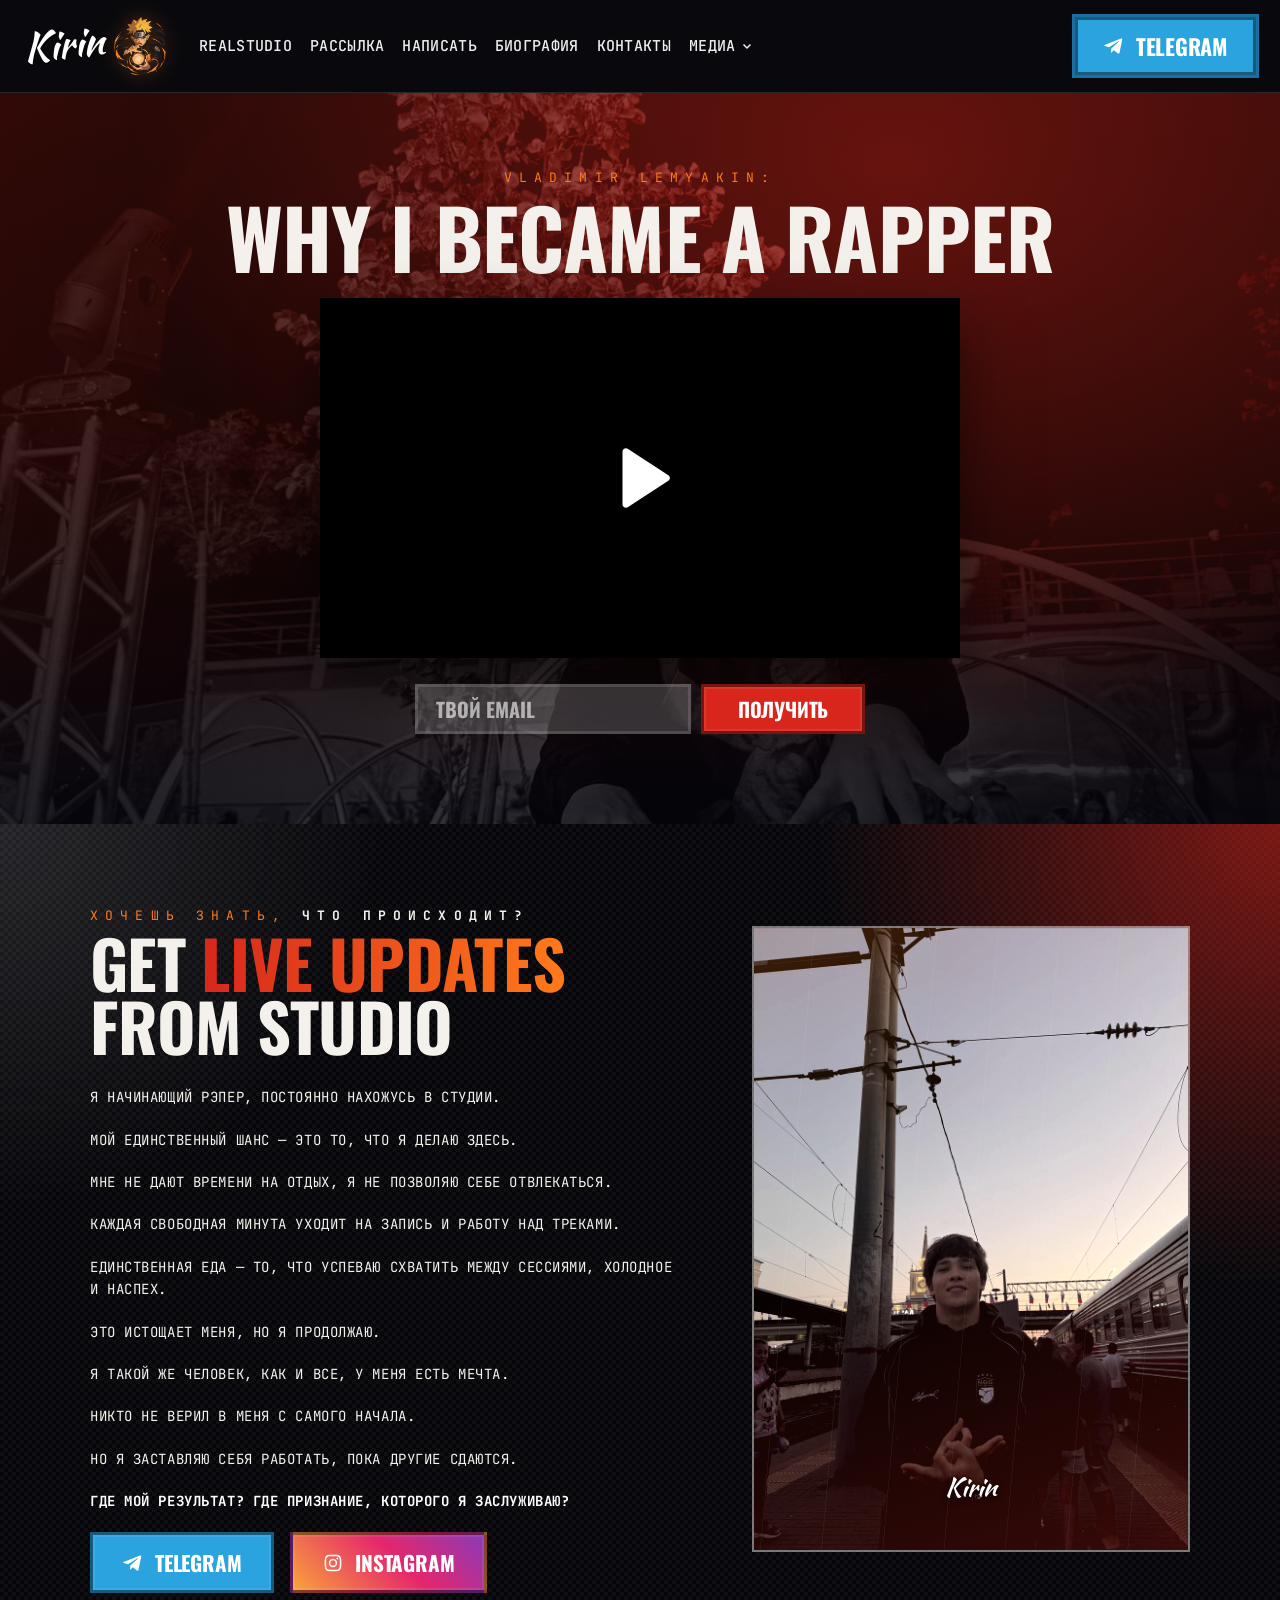
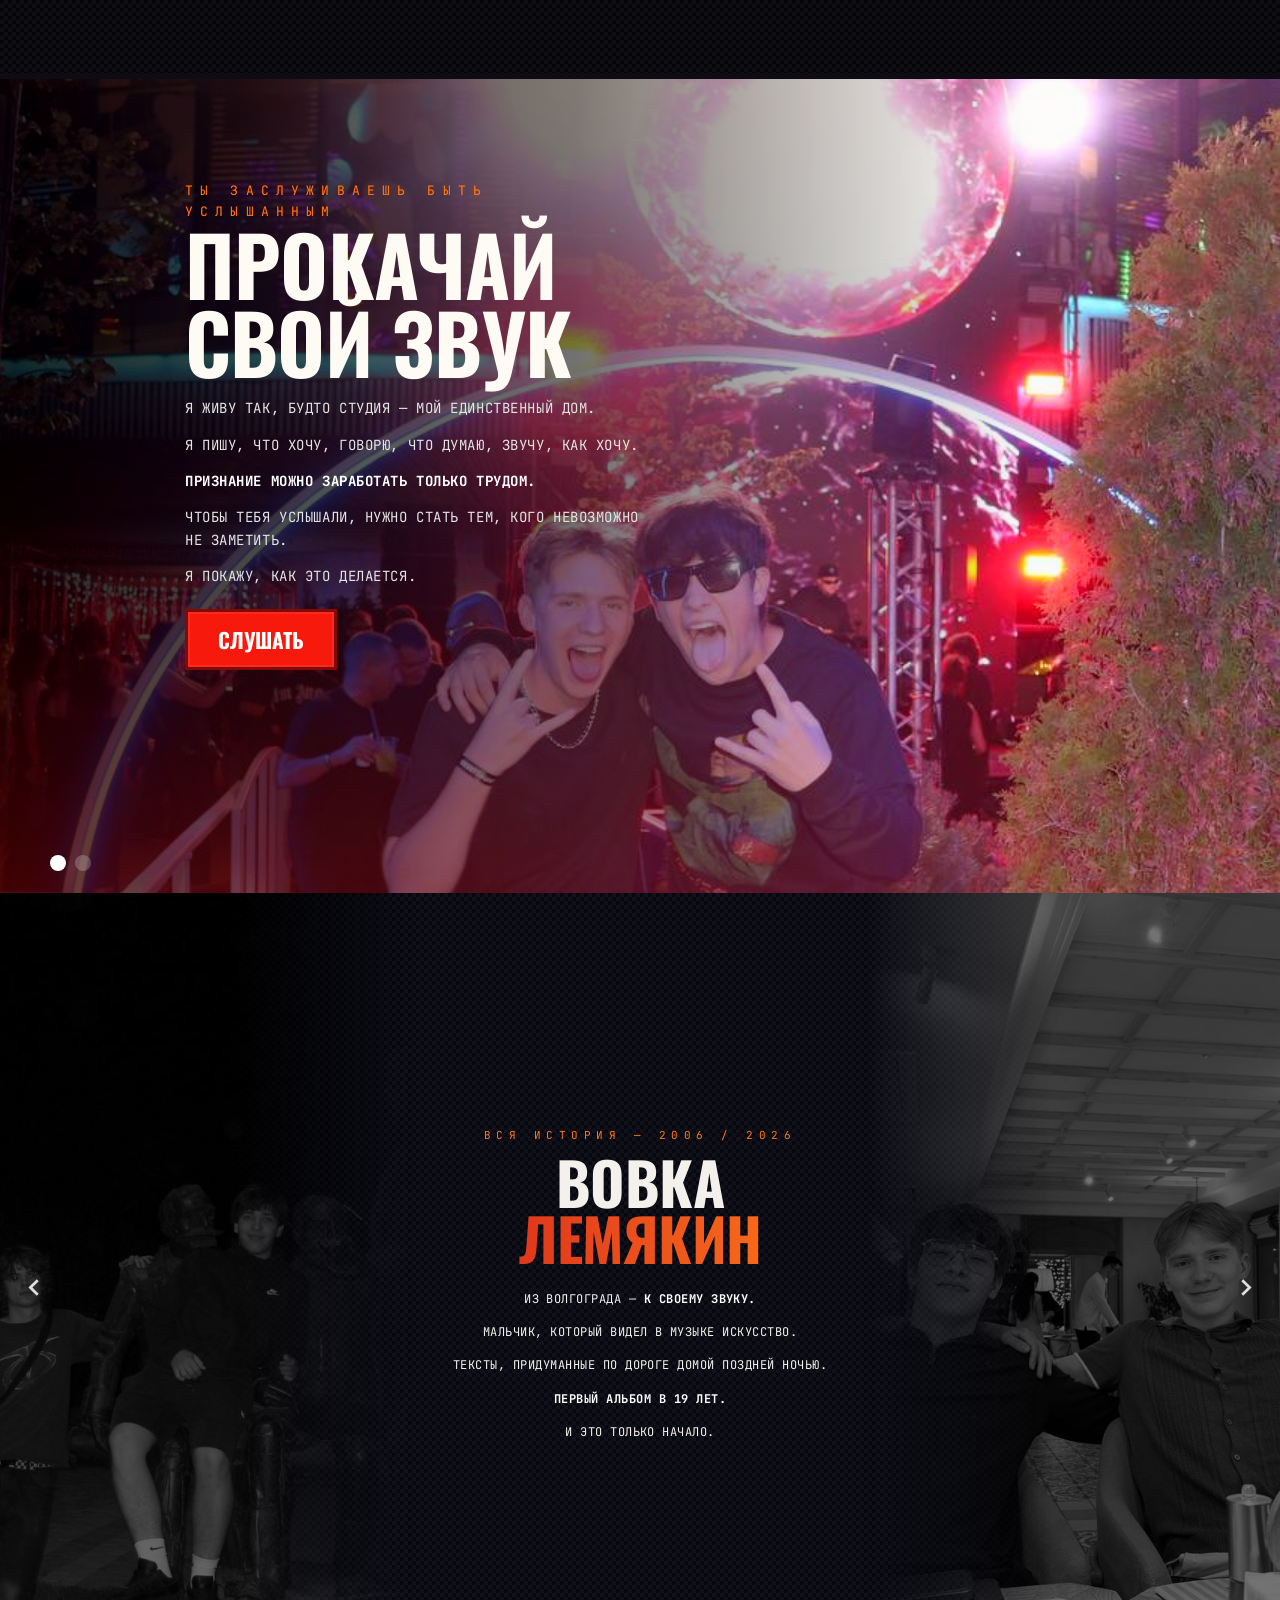
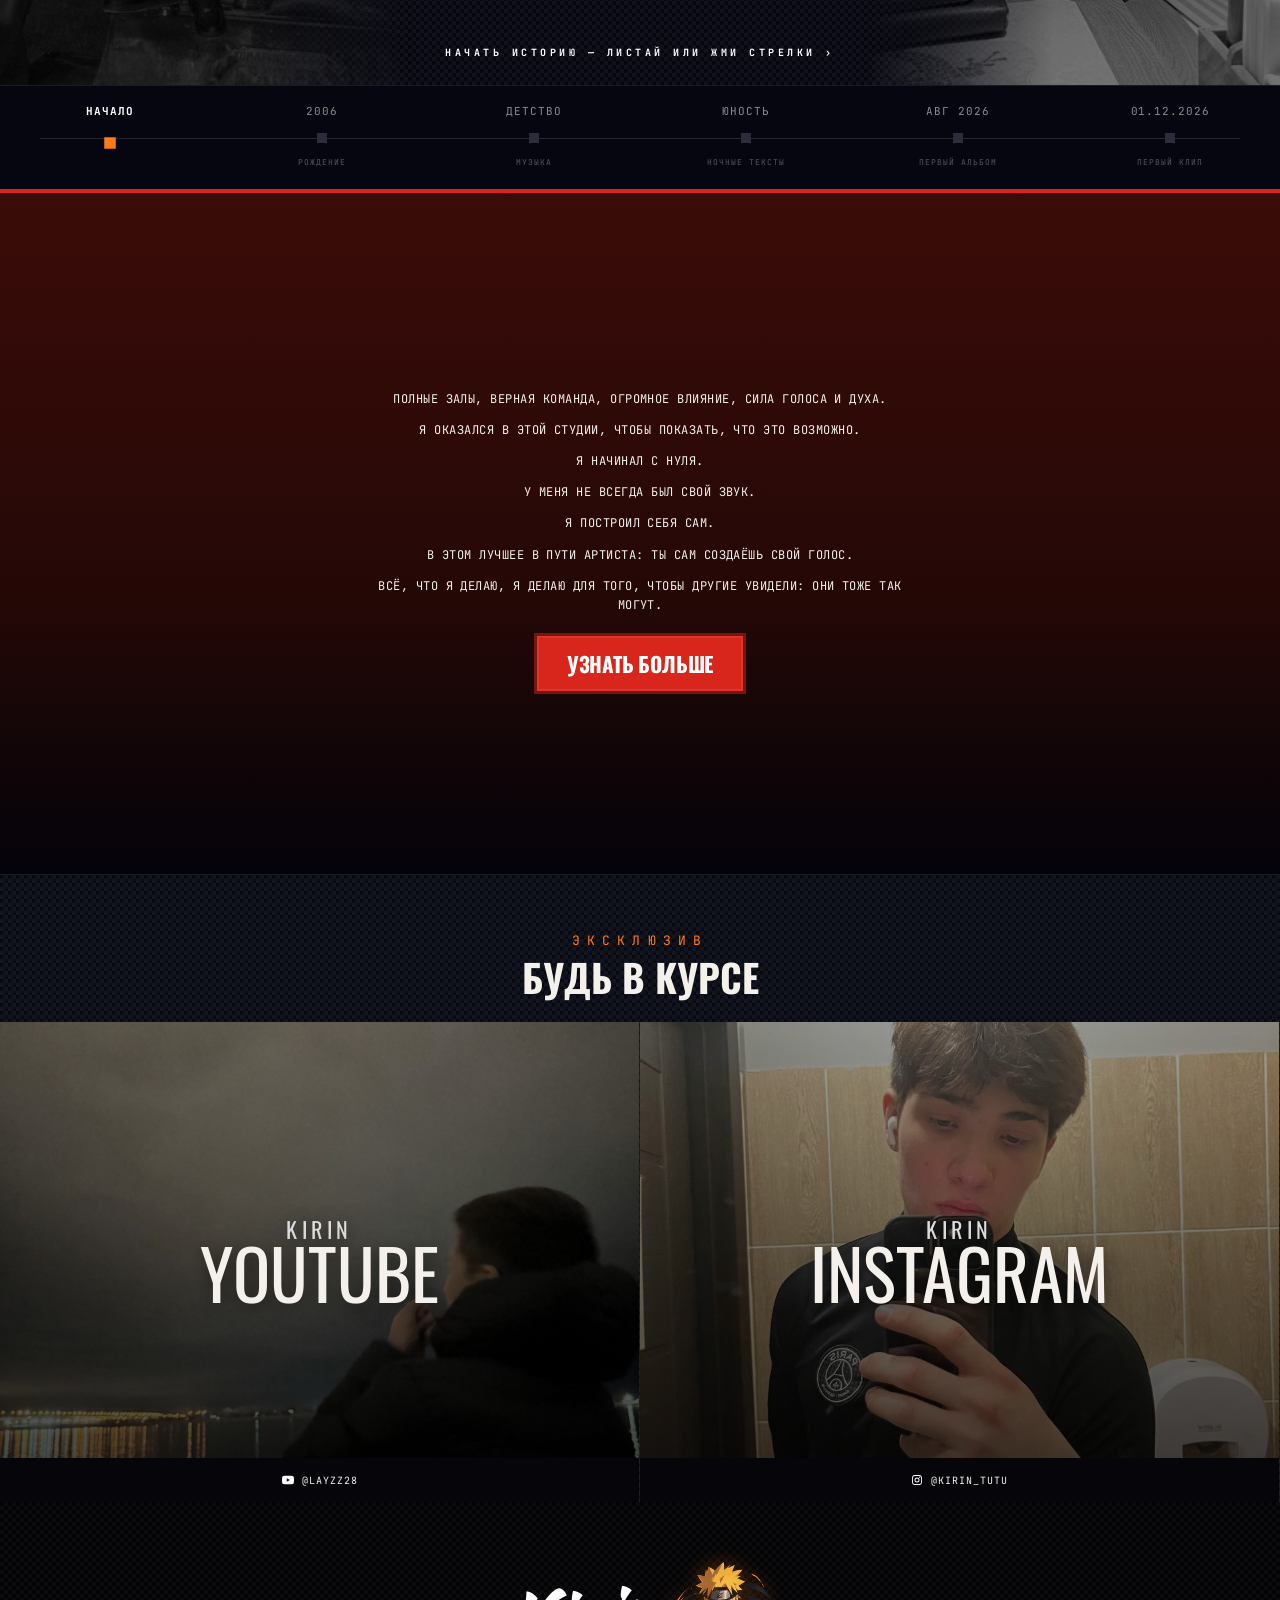
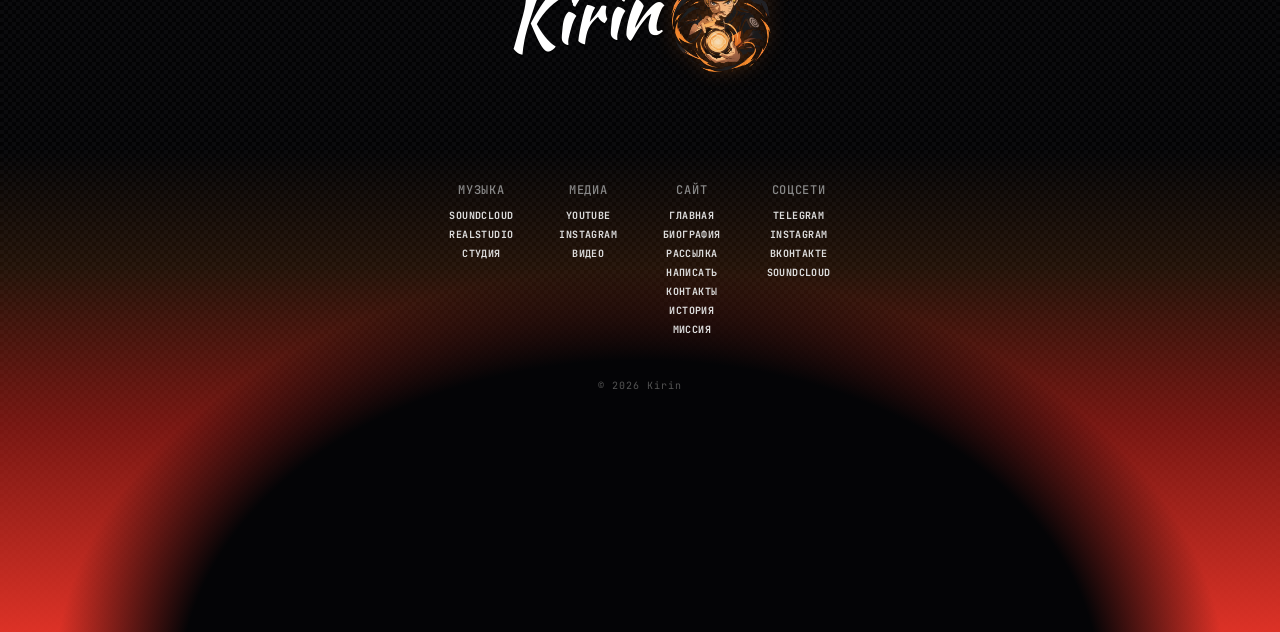
<file: index.html>
<!doctype html>
<html lang="ru">
<head>
<meta charset="utf-8">
<meta name="viewport" content="width=device-width, initial-scale=1">
<title>Kirin — официальный сайт</title>
<meta name="description" content="Kirin — молодой рэпер из Волгограда. Музыка, видео, история.">
<link rel="icon" href="img/logo.png">
<link rel="preconnect" href="https://fonts.googleapis.com">
<link rel="preconnect" href="https://fonts.gstatic.com" crossorigin>
<link href="https://fonts.googleapis.com/css2?family=Oswald:wght@500;700&family=JetBrains+Mono:wght@400;700&family=Inter:wght@400;600&family=Kaushan+Script&display=swap" rel="stylesheet">
<link rel="stylesheet" href="css/style.css">
</head>
<body>

<svg width="0" height="0" style="position:absolute" aria-hidden="true">
  <symbol id="i-tg" viewBox="0 0 24 24"><path d="M21.9 4.3 18.6 20c-.2 1.1-.9 1.4-1.8.9l-5-3.7-2.4 2.3c-.3.3-.5.5-1 .5l.4-5.1 9.2-8.3c.4-.4-.1-.6-.6-.2L6 13.6 1.1 12c-1.1-.3-1.1-1.1.2-1.6L20.5 3c.9-.3 1.7.2 1.4 1.3z"/></symbol>
  <symbol id="i-ig" viewBox="0 0 24 24"><path d="M12 7a5 5 0 1 0 0 10 5 5 0 0 0 0-10zm0 8.2a3.2 3.2 0 1 1 0-6.4 3.2 3.2 0 0 1 0 6.4zM17.3 5.5a1.2 1.2 0 1 0 0 2.4 1.2 1.2 0 0 0 0-2.4zM12 2c-2.7 0-3 0-4.1.1C4 2.3 2.3 4 2.1 7.9 2 9 2 9.3 2 12s0 3 .1 4.1C2.3 20 4 21.7 7.9 21.9 9 22 9.3 22 12 22s3 0 4.1-.1c3.9-.2 5.6-1.9 5.8-5.8.1-1.1.1-1.4.1-4.1s0-3-.1-4.1C21.7 4 20 2.3 16.1 2.1 15 2 14.7 2 12 2zm0 1.8c2.7 0 3 0 4 .1 2.7.1 4 1.4 4.1 4.1.1 1 .1 1.4.1 4s0 3-.1 4c-.1 2.7-1.4 4-4.1 4.1-1 .1-1.4.1-4 .1s-3 0-4-.1c-2.7-.1-4-1.4-4.1-4.1-.1-1-.1-1.4-.1-4s0-3 .1-4C4 5.3 5.3 4 8 3.9c1-.1 1.3-.1 4-.1z"/></symbol>
  <symbol id="i-yt" viewBox="0 0 24 24"><path d="M23.5 6.2a3 3 0 0 0-2.1-2.1C19.5 3.6 12 3.6 12 3.6s-7.5 0-9.4.5A3 3 0 0 0 .5 6.2 31 31 0 0 0 0 12a31 31 0 0 0 .5 5.8 3 3 0 0 0 2.1 2.1c1.9.5 9.4.5 9.4.5s7.5 0 9.4-.5a3 3 0 0 0 2.1-2.1A31 31 0 0 0 24 12a31 31 0 0 0-.5-5.8zM9.6 15.6V8.4l6.2 3.6-6.2 3.6z"/></symbol>
  <symbol id="i-vk" viewBox="0 0 24 24"><path d="M13 18C6.3 18 2.4 13.4 2.2 5.8h3.4c.1 5.6 2.6 8 4.6 8.5V5.8h3.2v4.8c2-.2 4-2.4 4.7-4.8h3.2c-.5 3-2.7 5.2-4.3 6.1 1.6.7 4.1 2.7 5 6.1h-3.5c-.8-2.4-2.6-4.2-5.1-4.4V18H13z"/></symbol>
  <symbol id="i-sc" viewBox="0 0 24 24"><path d="M.5 15.2a.5.5 0 0 0 1 0v-2.6a.5.5 0 0 0-1 0zm2 1.3a.5.5 0 0 0 1 0v-5.3a.5.5 0 0 0-1 0zm2 0a.5.5 0 0 0 1 0v-6.4a.5.5 0 0 0-1 0zm2 0a.5.5 0 0 0 1 0V9.3a.5.5 0 0 0-1 0zm2 0a.5.5 0 0 0 1 0V8.2a.5.5 0 0 0-1 0zm2.6.5h8.6a3.8 3.8 0 0 0 .5-7.6 6 6 0 0 0-8.6-2.3c-.4.2-.5.4-.5.8V16.5c0 .3.2.5.5.5z"/></symbol>
  <symbol id="i-play" viewBox="0 0 24 24"><path d="M7 4.5v15c0 .8.9 1.3 1.6.8l11.5-7.5c.6-.4.6-1.2 0-1.6L8.6 3.7C7.9 3.2 7 3.7 7 4.5z"/></symbol>
  <symbol id="i-arrow" viewBox="0 0 24 24"><path d="M9 4l8 8-8 8"/></symbol>
</svg>

<!-- ================= ШАПКА (одинаковая на всех страницах) ================= -->
<header class="header carbon">
  <div class="wrap">
    <a href="index.html" class="brand" aria-label="Kirin — на главную">
      <span class="name">Kirin</span>
      <img src="img/logo.png" alt="">
    </a>
    <nav class="nav" id="nav">
      <a href="#" data-link="realstudio">RealStudio</a>
      <a href="newsletter.html">Рассылка</a>
      <a href="message.html">Написать</a>
      <a href="about.html">Биография</a>
      <a href="contacts.html">Контакты</a>
      <div class="dd">
        <button class="dd-btn" type="button" aria-expanded="false">Медиа <svg viewBox="0 0 24 24"><path d="M5 9l7 7 7-7"/></svg></button>
        <div class="dd-menu">
          <a href="index.html#hero"><svg><use href="#i-play"/></svg>Главное видео</a>
          <a href="index.html#keep"><svg><use href="#i-play"/></svg>Будь в курсе</a>
          <hr>
          <a href="#" data-link="youtube"><svg><use href="#i-yt"/></svg>YouTube</a>
          <a href="#" data-link="instagram"><svg><use href="#i-ig"/></svg>Instagram</a>
          <a href="#" data-link="telegram"><svg><use href="#i-tg"/></svg>Telegram</a>
          <a href="#" data-link="vk"><svg><use href="#i-vk"/></svg>ВКонтакте</a>
          <a href="#" data-link="soundcloud"><svg><use href="#i-sc"/></svg>SoundCloud</a>
        </div>
      </div>
    </nav>
    <a href="#" class="btn btn-tg" data-link="telegram"><svg><use href="#i-tg"/></svg>Telegram</a>
    <button class="burger" id="burger" aria-label="Меню"><span></span><span></span><span></span></button>
  </div>
</header>

<main id="top">

<!-- ================= ХИРО ================= -->
<section class="hero carbon" id="hero">
  <div class="bgimg" data-photo="hero"></div>
  <span class="kicker reveal">Vladimir Lemyakin:</span>
  <h1 class="h1 reveal">Why I became a rapper</h1>
  <div class="player reveal">
    <video playsinline preload="metadata"></video>
    <button class="play" aria-label="Смотреть видео"><svg><use href="#i-play"/></svg></button>
  </div>
  <!-- «Получить» ведёт на страницу рассылки, email переносится туда -->
  <form class="signup js-to-newsletter reveal" action="newsletter.html" novalidate>
    <input type="email" placeholder="Твой email" autocomplete="email" inputmode="email" aria-label="Email">
    <button class="btn btn-red" type="submit">Получить</button>
  </form>
</section>

<!-- ================= ТЕКСТ + ПОРТРЕТ ================= -->
<section class="story carbon" id="story">
  <div class="wrap">
    <div class="reveal">
      <span class="kicker">Хочешь знать, <b>что происходит?</b></span>
      <h2 class="h1">Get <span class="accent">live updates</span> from studio</h2>
      <div class="lines">
        <p>Я начинающий рэпер, постоянно нахожусь в студии.</p>
        <p>Мой единственный шанс — это то, что я делаю здесь.</p>
        <p>Мне не дают времени на отдых, я не позволяю себе отвлекаться.</p>
        <p>Каждая свободная минута уходит на запись и работу над треками.</p>
        <p>Единственная еда — то, что успеваю схватить между сессиями, холодное и наспех.</p>
        <p>Это истощает меня, но я продолжаю.</p>
        <p>Я такой же человек, как и все, у меня есть мечта.</p>
        <p>Никто не верил в меня с самого начала.</p>
        <p>Но я заставляю себя работать, пока другие сдаются.</p>
        <p><strong>Где мой результат? Где признание, которого я заслуживаю?</strong></p>
      </div>
      <div class="btns">
        <a href="#" class="btn btn-tg" data-link="telegram"><svg><use href="#i-tg"/></svg>Telegram</a>
        <a href="#" class="btn btn-ig" data-link="instagram"><svg><use href="#i-ig"/></svg>Instagram</a>
      </div>
    </div>
    <div class="frame reveal">
      <div class="ph" data-photo="portrait" data-label="Портрет"></div>
      <div class="tag">Kirin</div>
    </div>
  </div>
</section>

<!-- ================= СЛАЙДЕР ================= -->
<section class="slider" id="slider">
  <div class="slide ph active" data-photo-src="img/photos/ph8.jpg" data-label="Слайд 1">
    <div class="txt">
      <span class="kicker">Ты заслуживаешь быть услышанным</span>
      <h2 class="h1">Прокачай свой звук</h2>
      <div class="lines">
        <p>Я живу так, будто студия — мой единственный дом.</p>
        <p>Я пишу, что хочу, говорю, что думаю, звучу, как хочу.</p>
        <p><strong>Признание можно заработать только трудом.</strong></p>
        <p>Чтобы тебя услышали, нужно стать тем, кого невозможно не заметить.</p>
        <p>Я покажу, как это делается.</p>
      </div>
      <a href="#" class="btn btn-red" data-link="soundcloud">Слушать</a>
    </div>
  </div>
  <div class="slide ph" data-photo-src="img/photos/ph4.jpg" data-label="Слайд 2">
    <div class="txt">
      <span class="kicker">Самый быстрый путь к признанию</span>
      <h2 class="h1">RealStudio</h2>
      <div class="lines">
        <p>Музыкальные школы не учат тому, что, пожалуй, важнее всего для артиста.</p>
        <p><strong>Как сделать так, чтобы тебя услышали.</strong></p>
        <p>Если твои треки слушает меньше 10 тысяч человек в месяц, RealStudio это исправит.</p>
        <p>Учись у настоящих артистов, которые показывают, как записывать и продвигать музыку приёмами, работающими сегодня.</p>
      </div>
      <a href="#" class="btn btn-red" data-link="telegram">Узнать больше</a>
    </div>
  </div>
  <div class="dots" id="dots"></div>
</section>

<!-- ================= ТАЙМЛАЙН ================= -->
<section class="timeline carbon" id="timeline">
  <!-- Слайды таймлайна. data-year и data-label попадают в нижнюю шкалу. -->
  <div class="tl-slide active" data-year="Начало" data-label="">
    <div class="side ph" data-photo-src="img/photos/ph2.jpg" data-label="Фото"></div>
    <div class="center">
      <span class="kicker">Вся история — 2006 / 2026</span>
      <h2 class="h1">Вовка <span class="accent">Лемякин</span></h2>
      <div class="lines">
        <p>Из Волгограда — <strong>к своему звуку.</strong></p>
        <p>Мальчик, который видел в музыке искусство.</p>
        <p>Тексты, придуманные по дороге домой поздней ночью.</p>
        <p><strong>Первый альбом в 19 лет.</strong></p>
        <p>И это только начало.</p>
      </div>
    </div>
    <div class="side r ph" data-photo-src="img/photos/ph7.jpg" data-label="Фото"></div>
  </div>
  <div class="tl-slide" data-year="2006" data-label="Рождение">
    <div class="side ph" data-photo-src="img/photos/ph5.jpg" data-label="Фото"></div>
    <div class="center">
      <span class="kicker">2006</span>
      <h2 class="h1">Родом из <span class="accent">Волгограда</span></h2>
      <div class="lines"><p>Здесь родился Вовка Лемякин.</p><p><strong>Город, который дал ему характер.</strong></p></div>
    </div>
    <div class="side r"></div>
  </div>
  <div class="tl-slide" data-year="Детство" data-label="Музыка">
    <div class="side ph" data-photo-src="img/photos/ph9.jpg" data-label="Фото"></div>
    <div class="center">
      <span class="kicker">Ранние годы</span>
      <h2 class="h1">Музыка — <span class="accent">искусство</span></h2>
      <div class="lines"><p>Начал увлекаться музыкой ещё в ранние годы.</p><p><strong>Он видел в ней не развлечение, а искусство.</strong></p></div>
    </div>
    <div class="side r"></div>
  </div>
  <div class="tl-slide" data-year="Юность" data-label="Ночные тексты">
    <div class="side ph" data-photo-src="img/photos/ph6.jpg" data-label="Фото"></div>
    <div class="center">
      <span class="kicker">Поздней ночью</span>
      <h2 class="h1">Тексты <span class="accent">по дороге домой</span></h2>
      <div class="lines"><p>Возвращаясь домой поздней ночью, он придумывал тексты.</p><p><strong>Так рождались первые строки.</strong></p></div>
    </div>
    <div class="side r"></div>
  </div>
  <div class="tl-slide" data-year="Авг 2026" data-label="Первый альбом">
    <div class="side ph" data-photo-src="img/photos/ph1.jpg" data-label="Фото"></div>
    <div class="center">
      <span class="kicker">Август 2026</span>
      <h2 class="h1">Первый <span class="accent">альбом</span></h2>
      <div class="lines"><p>В 19 лет записал свой первый альбом.</p><p><strong>Мечта стала звуком.</strong></p></div>
      <a href="#" class="btn btn-red" data-link="soundcloud">Слушать альбом</a>
    </div>
    <div class="side r"></div>
  </div>
  <div class="tl-slide" data-year="01.12.2026" data-label="Первый клип">
    <div class="side ph" data-photo-src="img/photos/ph8.jpg" data-label="Фото"></div>
    <div class="center">
      <span class="kicker">Премьера — 1 декабря 2026</span>
      <h2 class="h1">Первый <span class="accent">клип</span></h2>
      <div class="countdown">
        <div><b data-cd="d">00</b><span>дней</span></div>
        <div><b data-cd="h">00</b><span>часов</span></div>
        <div><b data-cd="m">00</b><span>минут</span></div>
        <div><b data-cd="s">00</b><span>секунд</span></div>
      </div>
      <div class="lines"><p id="cd-note"><strong>До премьеры осталось совсем немного.</strong></p></div>
      <a href="#" class="btn btn-tg" data-link="telegram"><svg><use href="#i-tg"/></svg>Не пропусти</a>
    </div>
    <div class="side r"></div>
  </div>

  <button class="tl-arrow prev" id="tl-prev" aria-label="Назад"><svg style="transform:scaleX(-1)"><use href="#i-arrow"/></svg></button>
  <button class="tl-arrow next" id="tl-next" aria-label="Вперёд"><svg><use href="#i-arrow"/></svg></button>
  <button class="tl-start" id="tl-start">Начать историю — листай или жми стрелки &rsaquo;</button>
  <div class="tl-bar"><div class="tl-track" id="tl-track"></div></div>
  <div class="tl-progress" id="tl-progress"></div>
</section>

<!-- ================= МИССИЯ ================= -->
<section class="mission carbon" id="mission">
  <div class="bgimg" data-photo="mission"></div>
  <span class="kicker reveal">Непревзойдённое чутьё</span>
  <h2 class="h1 reveal">Миссия Kirin</h2>
  <div class="lines reveal">
    <p>Полные залы, верная команда, огромное влияние, сила голоса и духа.</p>
    <p>Я оказался в этой студии, чтобы показать, что это возможно.</p>
    <p>Я начинал с нуля.</p>
    <p>У меня не всегда был свой звук.</p>
    <p>Я построил себя сам.</p>
    <p>В этом лучшее в пути артиста: ты сам создаёшь свой голос.</p>
    <p>Всё, что я делаю, я делаю для того, чтобы другие увидели: они тоже так могут.</p>
  </div>
  <a href="about.html" class="btn btn-red reveal">Узнать больше</a>
</section>

<!-- ================= БУДЬ В КУРСЕ ================= -->
<section class="keep carbon" id="keep">
  <span class="kicker">Эксклюзив</span>
  <h2 class="h2">Будь в курсе</h2>
  <div class="cards">
    <a href="#" class="card" data-link="youtube">
      <div class="ph" data-photo="card1" data-label="Обложка 1"></div>
      <div class="title"><small>Kirin</small>YouTube</div>
      <div class="handle"><svg width="12" height="12" fill="#fff"><use href="#i-yt"/></svg>@lAYzZ28</div>
    </a>
    <a href="#" class="card" data-link="instagram">
      <div class="ph" data-photo="card2" data-label="Обложка 2"></div>
      <div class="title"><small>Kirin</small>Instagram</div>
      <div class="handle"><svg width="12" height="12" fill="#fff"><use href="#i-ig"/></svg>@kirin_tutu</div>
    </a>
  </div>
</section>

</main>

<!-- ================= ПОДВАЛ (одинаковый на всех страницах) ================= -->
<footer class="footer carbon">
  <a href="index.html" class="brand"><span class="name">Kirin</span><img src="img/logo.png" alt=""></a>
  <div class="fcols">
    <div class="fcol"><h4>Музыка</h4><a href="#" data-link="soundcloud">SoundCloud</a><a href="#" data-link="realstudio">RealStudio</a><a href="index.html#story">Студия</a></div>
    <div class="fcol"><h4>Медиа</h4><a href="#" data-link="youtube">YouTube</a><a href="#" data-link="instagram">Instagram</a><a href="index.html#hero">Видео</a></div>
    <div class="fcol"><h4>Сайт</h4><a href="index.html">Главная</a><a href="about.html">Биография</a><a href="newsletter.html">Рассылка</a><a href="message.html">Написать</a><a href="contacts.html">Контакты</a><a href="index.html#timeline">История</a><a href="index.html#mission">Миссия</a></div>
    <div class="fcol"><h4>Соцсети</h4><a href="#" data-link="telegram">Telegram</a><a href="#" data-link="instagram">Instagram</a><a href="#" data-link="vk">ВКонтакте</a><a href="#" data-link="soundcloud">SoundCloud</a></div>
  </div>
  <div class="copy">© <span class="js-year"></span> Kirin</div>
</footer>

<div class="toast" id="toast"></div>

<script src="js/config.js"></script>
<script src="js/site.js"></script>
</body>
</html>
</file>
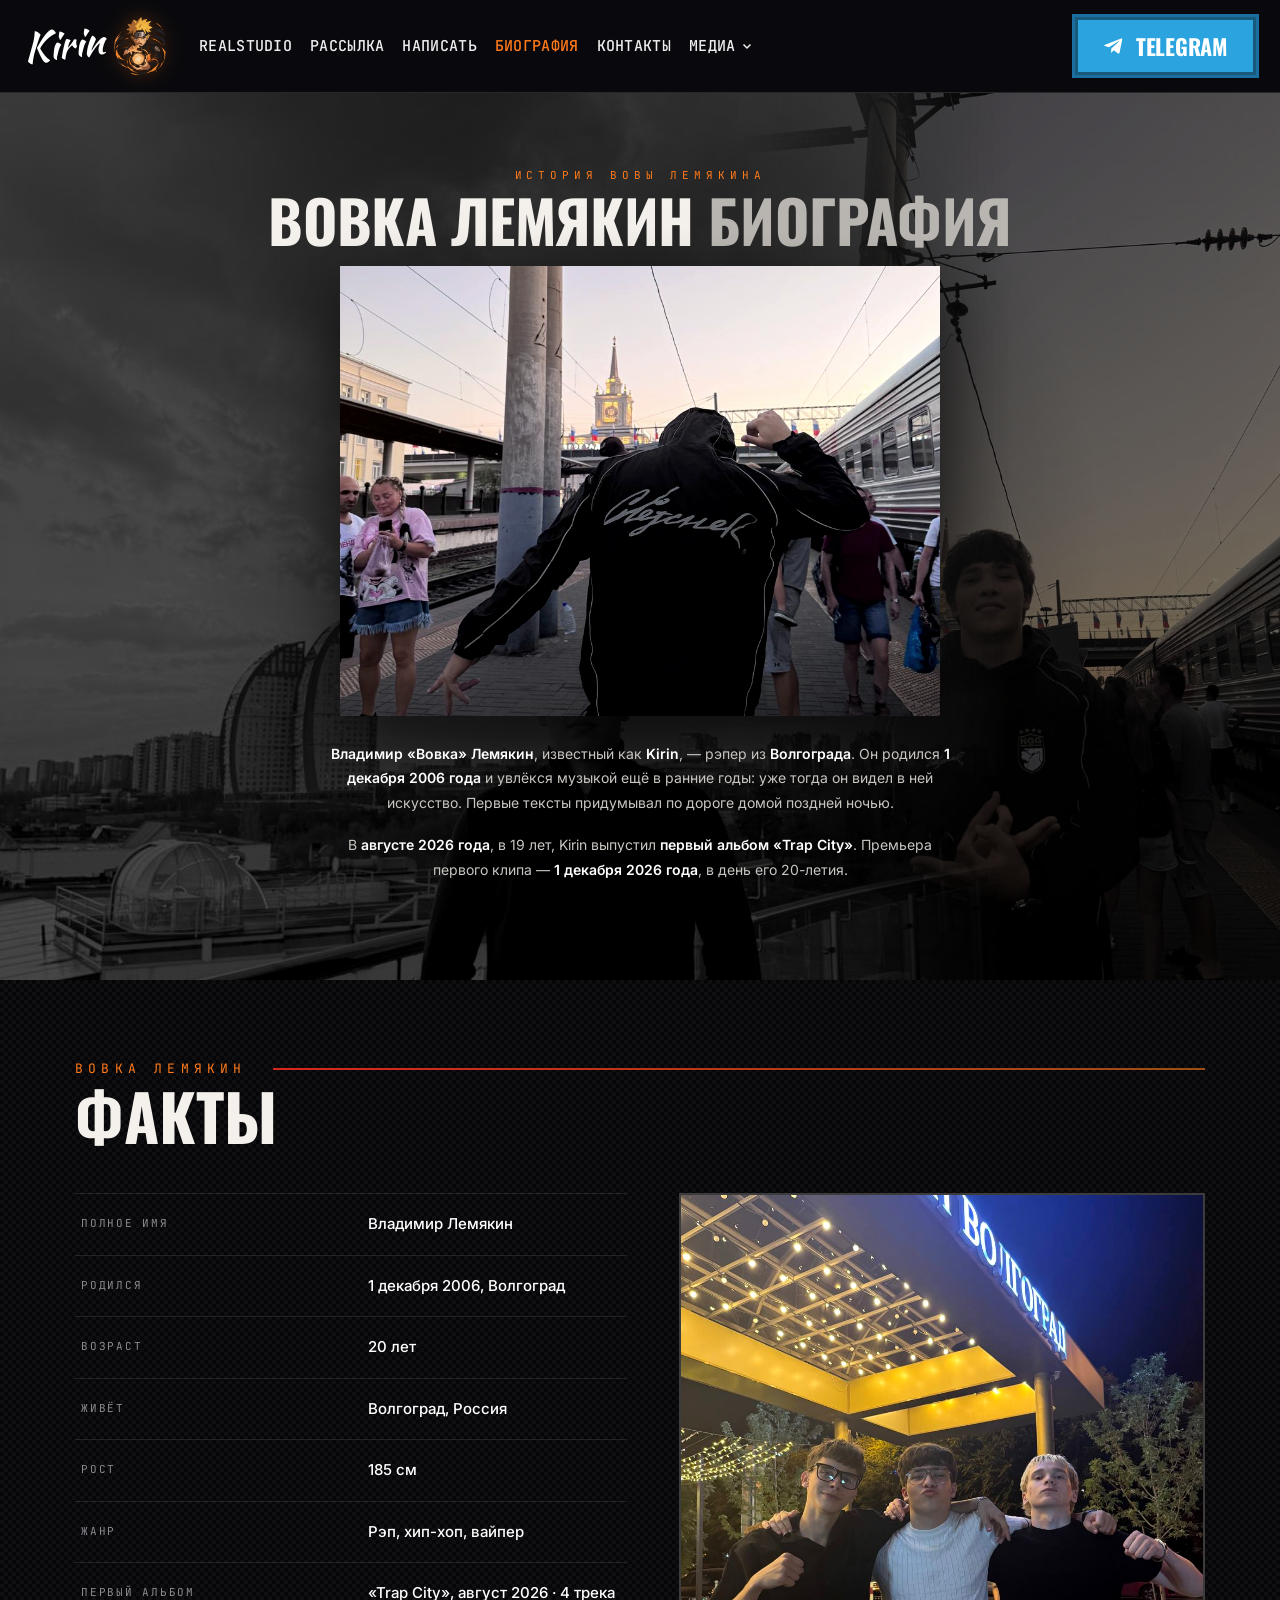
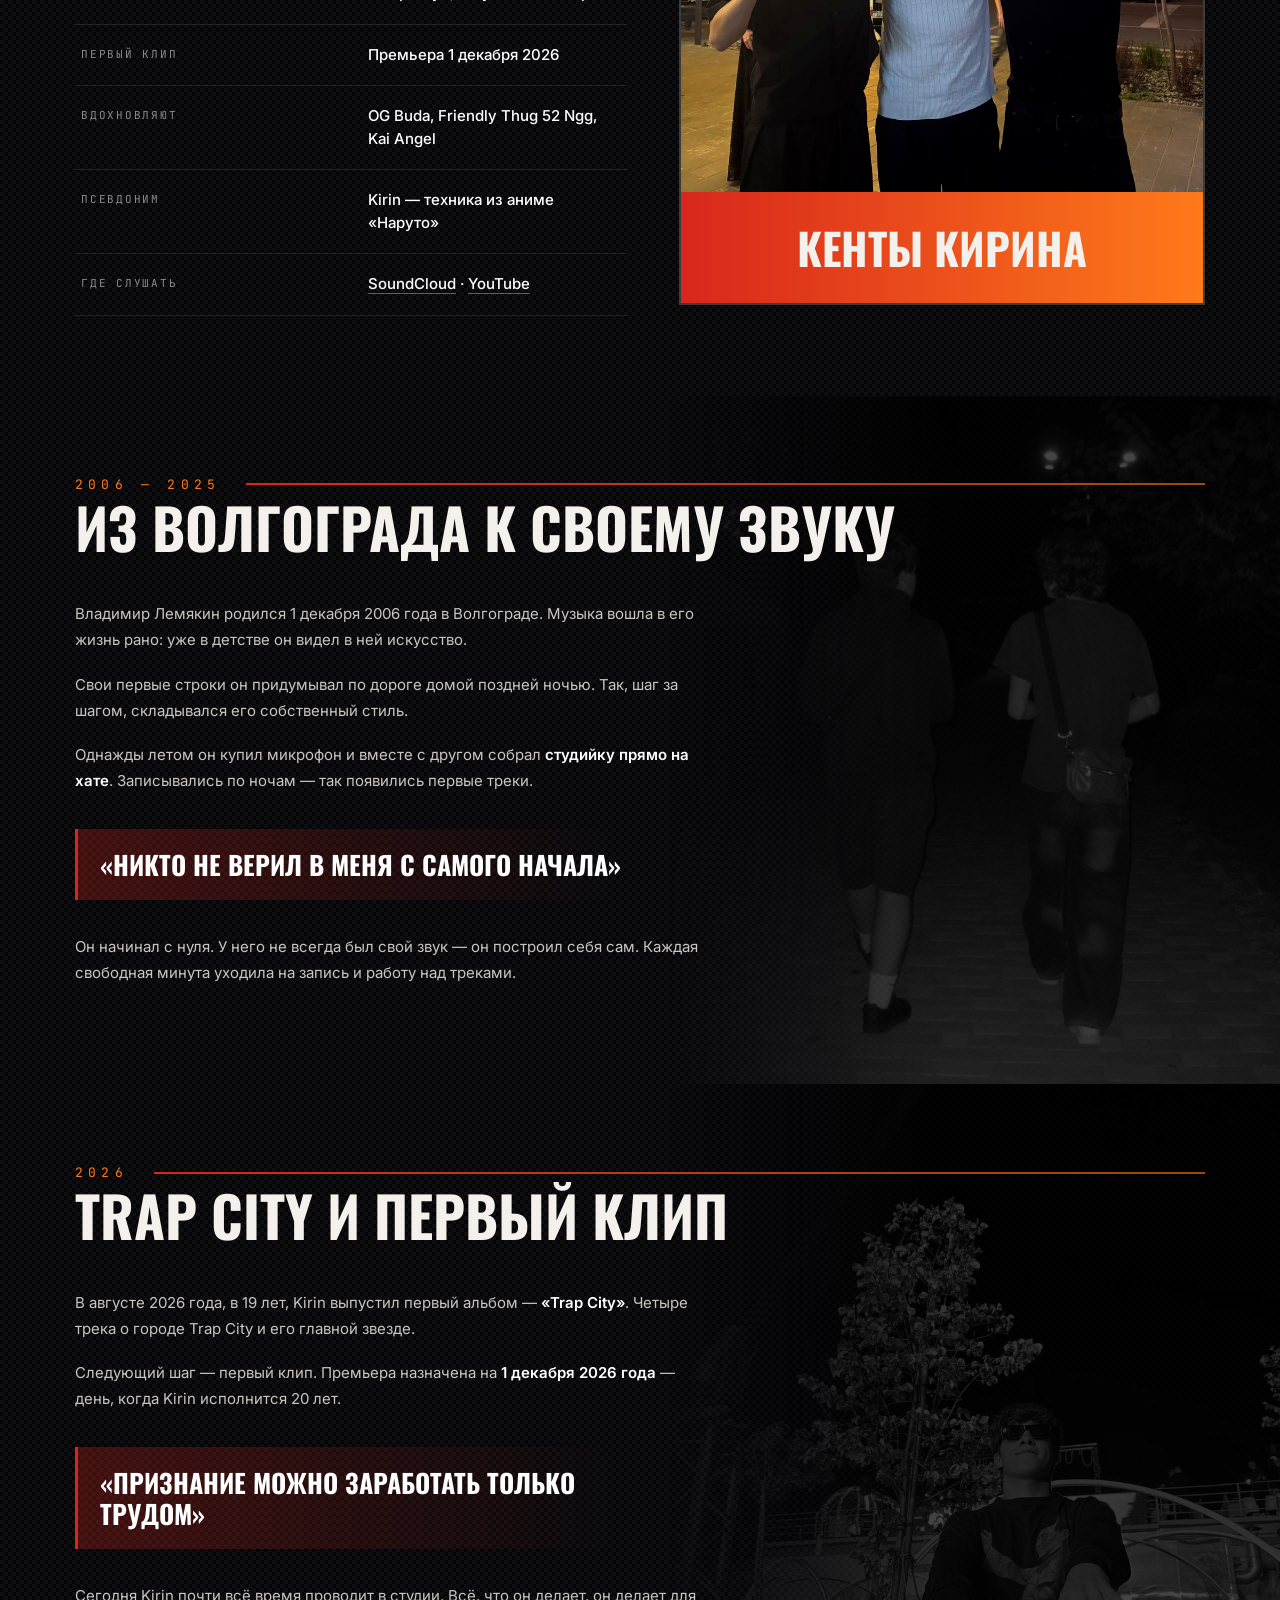
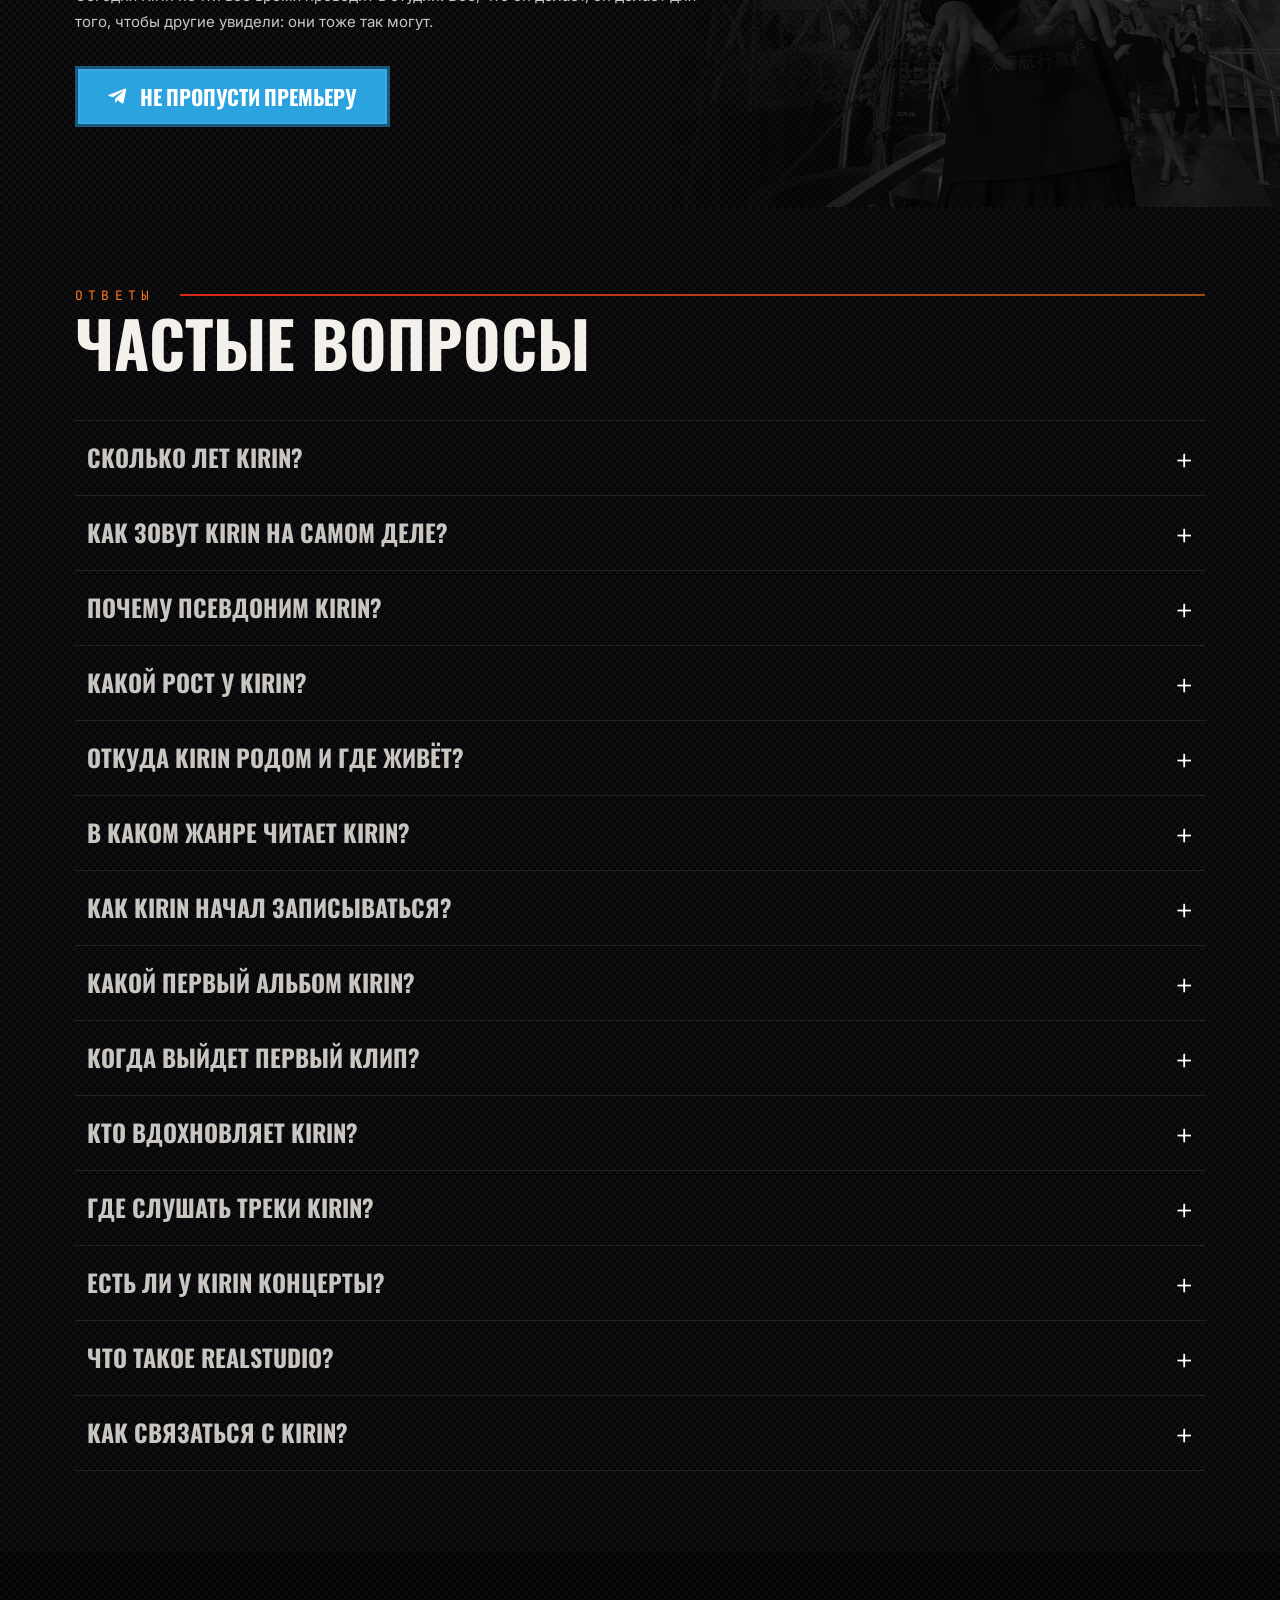
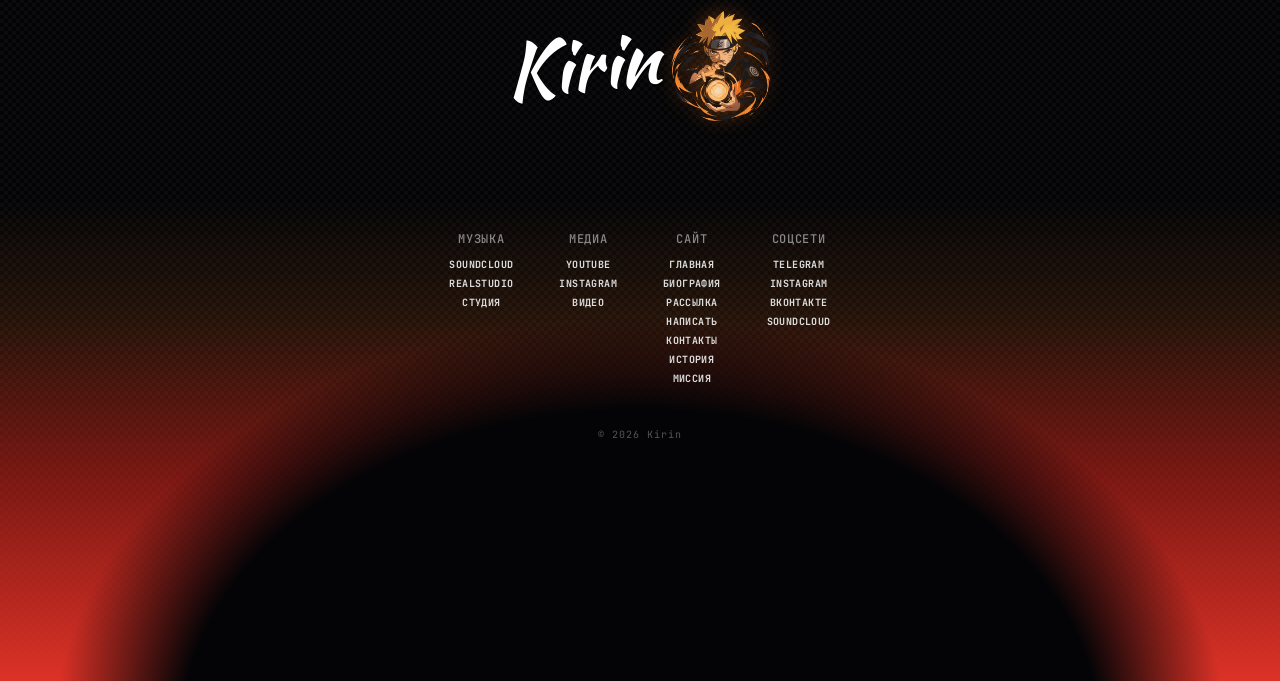
<file: about.html>
<!doctype html>
<html lang="ru">
<head>
<meta charset="utf-8">
<meta name="viewport" content="width=device-width, initial-scale=1">
<title>Биография Kirin — Вовка Лемякин</title>
<meta name="description" content="Биография рэпера Kirin (Владимир Лемякин): факты, история, ответы на частые вопросы.">
<link rel="icon" href="img/logo.png">
<link rel="preconnect" href="https://fonts.googleapis.com">
<link rel="preconnect" href="https://fonts.gstatic.com" crossorigin>
<link href="https://fonts.googleapis.com/css2?family=Oswald:wght@500;700&family=JetBrains+Mono:wght@400;700&family=Inter:wght@400;600&family=Kaushan+Script&display=swap" rel="stylesheet">
<link rel="stylesheet" href="css/style.css">
</head>
<body>

<svg width="0" height="0" style="position:absolute" aria-hidden="true">
  <symbol id="i-tg" viewBox="0 0 24 24"><path d="M21.9 4.3 18.6 20c-.2 1.1-.9 1.4-1.8.9l-5-3.7-2.4 2.3c-.3.3-.5.5-1 .5l.4-5.1 9.2-8.3c.4-.4-.1-.6-.6-.2L6 13.6 1.1 12c-1.1-.3-1.1-1.1.2-1.6L20.5 3c.9-.3 1.7.2 1.4 1.3z"/></symbol>
  <symbol id="i-ig" viewBox="0 0 24 24"><path d="M12 7a5 5 0 1 0 0 10 5 5 0 0 0 0-10zm0 8.2a3.2 3.2 0 1 1 0-6.4 3.2 3.2 0 0 1 0 6.4zM17.3 5.5a1.2 1.2 0 1 0 0 2.4 1.2 1.2 0 0 0 0-2.4zM12 2c-2.7 0-3 0-4.1.1C4 2.3 2.3 4 2.1 7.9 2 9 2 9.3 2 12s0 3 .1 4.1C2.3 20 4 21.7 7.9 21.9 9 22 9.3 22 12 22s3 0 4.1-.1c3.9-.2 5.6-1.9 5.8-5.8.1-1.1.1-1.4.1-4.1s0-3-.1-4.1C21.7 4 20 2.3 16.1 2.1 15 2 14.7 2 12 2zm0 1.8c2.7 0 3 0 4 .1 2.7.1 4 1.4 4.1 4.1.1 1 .1 1.4.1 4s0 3-.1 4c-.1 2.7-1.4 4-4.1 4.1-1 .1-1.4.1-4 .1s-3 0-4-.1c-2.7-.1-4-1.4-4.1-4.1-.1-1-.1-1.4-.1-4s0-3 .1-4C4 5.3 5.3 4 8 3.9c1-.1 1.3-.1 4-.1z"/></symbol>
  <symbol id="i-yt" viewBox="0 0 24 24"><path d="M23.5 6.2a3 3 0 0 0-2.1-2.1C19.5 3.6 12 3.6 12 3.6s-7.5 0-9.4.5A3 3 0 0 0 .5 6.2 31 31 0 0 0 0 12a31 31 0 0 0 .5 5.8 3 3 0 0 0 2.1 2.1c1.9.5 9.4.5 9.4.5s7.5 0 9.4-.5a3 3 0 0 0 2.1-2.1A31 31 0 0 0 24 12a31 31 0 0 0-.5-5.8zM9.6 15.6V8.4l6.2 3.6-6.2 3.6z"/></symbol>
  <symbol id="i-vk" viewBox="0 0 24 24"><path d="M13 18C6.3 18 2.4 13.4 2.2 5.8h3.4c.1 5.6 2.6 8 4.6 8.5V5.8h3.2v4.8c2-.2 4-2.4 4.7-4.8h3.2c-.5 3-2.7 5.2-4.3 6.1 1.6.7 4.1 2.7 5 6.1h-3.5c-.8-2.4-2.6-4.2-5.1-4.4V18H13z"/></symbol>
  <symbol id="i-sc" viewBox="0 0 24 24"><path d="M.5 15.2a.5.5 0 0 0 1 0v-2.6a.5.5 0 0 0-1 0zm2 1.3a.5.5 0 0 0 1 0v-5.3a.5.5 0 0 0-1 0zm2 0a.5.5 0 0 0 1 0v-6.4a.5.5 0 0 0-1 0zm2 0a.5.5 0 0 0 1 0V9.3a.5.5 0 0 0-1 0zm2 0a.5.5 0 0 0 1 0V8.2a.5.5 0 0 0-1 0zm2.6.5h8.6a3.8 3.8 0 0 0 .5-7.6 6 6 0 0 0-8.6-2.3c-.4.2-.5.4-.5.8V16.5c0 .3.2.5.5.5z"/></symbol>
  <symbol id="i-play" viewBox="0 0 24 24"><path d="M7 4.5v15c0 .8.9 1.3 1.6.8l11.5-7.5c.6-.4.6-1.2 0-1.6L8.6 3.7C7.9 3.2 7 3.7 7 4.5z"/></symbol>
</svg>

<!-- ================= ШАПКА (одинаковая на всех страницах) ================= -->
<header class="header carbon">
  <div class="wrap">
    <a href="index.html" class="brand" aria-label="Kirin — на главную">
      <span class="name">Kirin</span>
      <img src="img/logo.png" alt="">
    </a>
    <nav class="nav" id="nav">
      <a href="#" data-link="realstudio">RealStudio</a>
      <a href="newsletter.html">Рассылка</a>
      <a href="message.html">Написать</a>
      <a href="about.html" aria-current="page">Биография</a>
      <a href="contacts.html">Контакты</a>
      <div class="dd">
        <button class="dd-btn" type="button" aria-expanded="false">Медиа <svg viewBox="0 0 24 24"><path d="M5 9l7 7 7-7"/></svg></button>
        <div class="dd-menu">
          <a href="index.html#hero"><svg><use href="#i-play"/></svg>Главное видео</a>
          <a href="index.html#keep"><svg><use href="#i-play"/></svg>Будь в курсе</a>
          <hr>
          <a href="#" data-link="youtube"><svg><use href="#i-yt"/></svg>YouTube</a>
          <a href="#" data-link="instagram"><svg><use href="#i-ig"/></svg>Instagram</a>
          <a href="#" data-link="telegram"><svg><use href="#i-tg"/></svg>Telegram</a>
          <a href="#" data-link="vk"><svg><use href="#i-vk"/></svg>ВКонтакте</a>
          <a href="#" data-link="soundcloud"><svg><use href="#i-sc"/></svg>SoundCloud</a>
        </div>
      </div>
    </nav>
    <a href="#" class="btn btn-tg" data-link="telegram"><svg><use href="#i-tg"/></svg>Telegram</a>
    <button class="burger" id="burger" aria-label="Меню"><span></span><span></span><span></span></button>
  </div>
</header>

<main>

<!-- ================= ХИРО БИОГРАФИИ ================= -->
<section class="bio-hero">
  <div class="bgimg" data-photo-src="img/photos/mission.jpg"></div>
  <div class="bgimg r" data-photo-src="img/photos/ph3.jpg"></div>
  <span class="kicker">История Вовы Лемякина</span>
  <h1 class="h1">Вовка Лемякин <span class="dim">биография</span></h1>
  <div class="bio-photo ph" data-photo-src="img/photos/biograph.jpg" data-label="Фото"></div>
  <div class="prose bio-intro">
    <p><strong>Владимир «Вовка» Лемякин</strong>, известный как <strong>Kirin</strong>, — рэпер из <strong>Волгограда</strong>. Он родился <strong>1 декабря 2006 года</strong> и увлёкся музыкой ещё в ранние годы: уже тогда он видел в ней искусство. Первые тексты придумывал по дороге домой поздней ночью.</p>
    <p>В <strong>августе 2026 года</strong>, в 19 лет, Kirin выпустил <strong>первый альбом «Trap City»</strong>. Премьера первого клипа — <strong>1 декабря 2026 года</strong>, в день его 20-летия.</p>
  </div>
</section>

<!-- ================= ФАКТЫ ================= -->
<section class="sec carbon" id="facts">
  <div class="wrap">
    <div class="sec-head"><span class="kicker">Вовка Лемякин</span></div>
    <h2 class="h2">Факты</h2>
    <div class="facts">
      <table>
        <tr><th>Полное имя</th><td>Владимир Лемякин</td></tr>
        <tr><th>Родился</th><td>1 декабря 2006, Волгоград</td></tr>
        <tr><th>Возраст</th><td><span data-age="2006-12-01"></span></td></tr>
        <tr><th>Живёт</th><td>Волгоград, Россия</td></tr>
        <tr><th>Рост</th><td>185 см</td></tr>
        <tr><th>Жанр</th><td>Рэп, хип-хоп, вайпер</td></tr>
        <tr><th>Первый альбом</th><td>«Trap City», август 2026 · 4 трека</td></tr>
        <tr><th>Первый клип</th><td>Премьера 1 декабря 2026</td></tr>
        <tr><th>Вдохновляют</th><td>OG Buda, Friendly Thug 52 Ngg, Kai Angel</td></tr>
        <tr><th>Псевдоним</th><td>Kirin — техника из аниме «Наруто»</td></tr>
        <tr><th>Где слушать</th><td><a href="#" data-link="soundcloud">SoundCloud</a> · <a href="#" data-link="youtube">YouTube</a></td></tr>
      </table>
      <div class="photo-card">
        <div class="ph" data-photo-src="img/photos/kenty.jpg" data-label="Фото" style="background-position:center 42%"></div>
        <div class="cap">Кенты Кирина</div>
      </div>
    </div>
  </div>
</section>

<!-- ================= ГЛАВА 1 ================= -->
<section class="sec chapter carbon">
  <div class="bgimg" data-photo-src="img/photos/ph6.jpg"></div>
  <div class="wrap">
    <div class="sec-head"><span class="kicker">2006 — 2025</span></div>
    <h2 class="h2">Из Волгограда к своему звуку</h2>
    <div class="prose">
      <p>Владимир Лемякин родился 1 декабря 2006 года в Волгограде. Музыка вошла в его жизнь рано: уже в детстве он видел в ней искусство.</p>
      <p>Свои первые строки он придумывал по дороге домой поздней ночью. Так, шаг за шагом, складывался его собственный стиль.</p>
      <p>Однажды летом он купил микрофон и вместе с другом собрал <strong>студийку прямо на хате</strong>. Записывались по ночам — так появились первые треки.</p>
    </div>
    <div class="quote">«Никто не верил в меня с самого начала»</div>
    <div class="prose">
      <p>Он начинал с нуля. У него не всегда был свой звук — он построил себя сам. Каждая свободная минута уходила на запись и работу над треками.</p>
    </div>
  </div>
</section>

<!-- ================= ГЛАВА 2 ================= -->
<section class="sec chapter carbon">
  <div class="bgimg" data-photo-src="img/photos/ph1.jpg"></div>
  <div class="wrap">
    <div class="sec-head"><span class="kicker">2026</span></div>
    <h2 class="h2">Trap City и первый клип</h2>
    <div class="prose">
      <p>В августе 2026 года, в 19 лет, Kirin выпустил первый альбом — <strong>«Trap City»</strong>. Четыре трека о городе Trap City и его главной звезде.</p>
      <p>Следующий шаг — первый клип. Премьера назначена на <strong>1 декабря 2026 года</strong> — день, когда Kirin исполнится 20 лет.</p>
    </div>
    <div class="quote">«Признание можно заработать только трудом»</div>
    <div class="prose">
      <p>Сегодня Kirin почти всё время проводит в студии. Всё, что он делает, он делает для того, чтобы другие увидели: они тоже так могут.</p>
    </div>
    <p style="margin-top:30px"><a href="#" class="btn btn-tg" data-link="telegram"><svg><use href="#i-tg"/></svg>Не пропусти премьеру</a></p>
  </div>
</section>

<!-- ================= ВОПРОСЫ ================= -->
<section class="sec carbon" id="faq">
  <div class="wrap">
    <div class="sec-head"><span class="kicker">Ответы</span></div>
    <h2 class="h2">Частые вопросы</h2>
    <div class="faq">
      <details><summary>Сколько лет Kirin?</summary><div class="ans prose"><p>Kirin родился 1 декабря 2006 года — сейчас ему <span data-age="2006-12-01"></span>.</p></div></details>
      <details><summary>Как зовут Kirin на самом деле?</summary><div class="ans prose"><p>Его зовут Владимир Лемякин, друзья называют его Вовка.</p></div></details>
      <details><summary>Почему псевдоним Kirin?</summary><div class="ans prose"><p>Kirin — его любимая и самая сильная техника из аниме «Наруто».</p></div></details>
      <details><summary>Какой рост у Kirin?</summary><div class="ans prose"><p>185 см.</p></div></details>
      <details><summary>Откуда Kirin родом и где живёт?</summary><div class="ans prose"><p>Kirin родился и живёт в Волгограде.</p></div></details>
      <details><summary>В каком жанре читает Kirin?</summary><div class="ans prose"><p>Рэп и хип-хоп, вайпер-стиль.</p></div></details>
      <details><summary>Как Kirin начал записываться?</summary><div class="ans prose"><p>Летом он купил микрофон и вместе с другом собрал студийку на хате. Записывались по ночам.</p></div></details>
      <details><summary>Какой первый альбом Kirin?</summary><div class="ans prose"><p><strong>«Trap City»</strong> — вышел в августе 2026 года, когда Kirin было 19. Четыре трека о городе Trap City и его главной звезде. Слушать — на <a href="#" data-link="soundcloud">SoundCloud</a>.</p></div></details>
      <details><summary>Когда выйдет первый клип?</summary><div class="ans prose"><p>Премьера первого клипа — <strong>1 декабря 2026 года</strong>, в день 20-летия Kirin. Чтобы не пропустить, подпишись на <a href="#" data-link="telegram">Telegram</a> или <a href="newsletter.html">рассылку</a>.</p></div></details>
      <details><summary>Кто вдохновляет Kirin?</summary><div class="ans prose"><p>OG Buda, Friendly Thug 52 Ngg и Kai Angel.</p></div></details>
      <details><summary>Где слушать треки Kirin?</summary><div class="ans prose"><p>Треки Kirin — на <a href="#" data-link="soundcloud">SoundCloud</a>, видео — на <a href="#" data-link="youtube">YouTube</a>.</p></div></details>
      <details><summary>Есть ли у Kirin концерты?</summary><div class="ans prose"><p>Скоро. Следи за анонсами в <a href="#" data-link="telegram">Telegram</a>.</p></div></details>
      <details><summary>Что такое RealStudio?</summary><div class="ans prose"><p>RealStudio — проект, где настоящие артисты показывают, как записывать и продвигать музыку приёмами, которые работают сегодня. Подробности скоро.</p></div></details>
      <details><summary>Как связаться с Kirin?</summary><div class="ans prose"><p>Проще всего — написать в <a href="#" data-link="telegram">Telegram</a>.</p></div></details>
    </div>
  </div>
</section>

</main>

<!-- ================= ПОДВАЛ (одинаковый на всех страницах) ================= -->
<footer class="footer carbon">
  <a href="index.html" class="brand"><span class="name">Kirin</span><img src="img/logo.png" alt=""></a>
  <div class="fcols">
    <div class="fcol"><h4>Музыка</h4><a href="#" data-link="soundcloud">SoundCloud</a><a href="#" data-link="realstudio">RealStudio</a><a href="index.html#story">Студия</a></div>
    <div class="fcol"><h4>Медиа</h4><a href="#" data-link="youtube">YouTube</a><a href="#" data-link="instagram">Instagram</a><a href="index.html#hero">Видео</a></div>
    <div class="fcol"><h4>Сайт</h4><a href="index.html">Главная</a><a href="about.html">Биография</a><a href="newsletter.html">Рассылка</a><a href="message.html">Написать</a><a href="contacts.html">Контакты</a><a href="index.html#timeline">История</a><a href="index.html#mission">Миссия</a></div>
    <div class="fcol"><h4>Соцсети</h4><a href="#" data-link="telegram">Telegram</a><a href="#" data-link="instagram">Instagram</a><a href="#" data-link="vk">ВКонтакте</a><a href="#" data-link="soundcloud">SoundCloud</a></div>
  </div>
  <div class="copy">© <span class="js-year"></span> Kirin</div>
</footer>

<div class="toast" id="toast"></div>

<script src="js/config.js"></script>
<script src="js/site.js"></script>
</body>
</html>
</file>
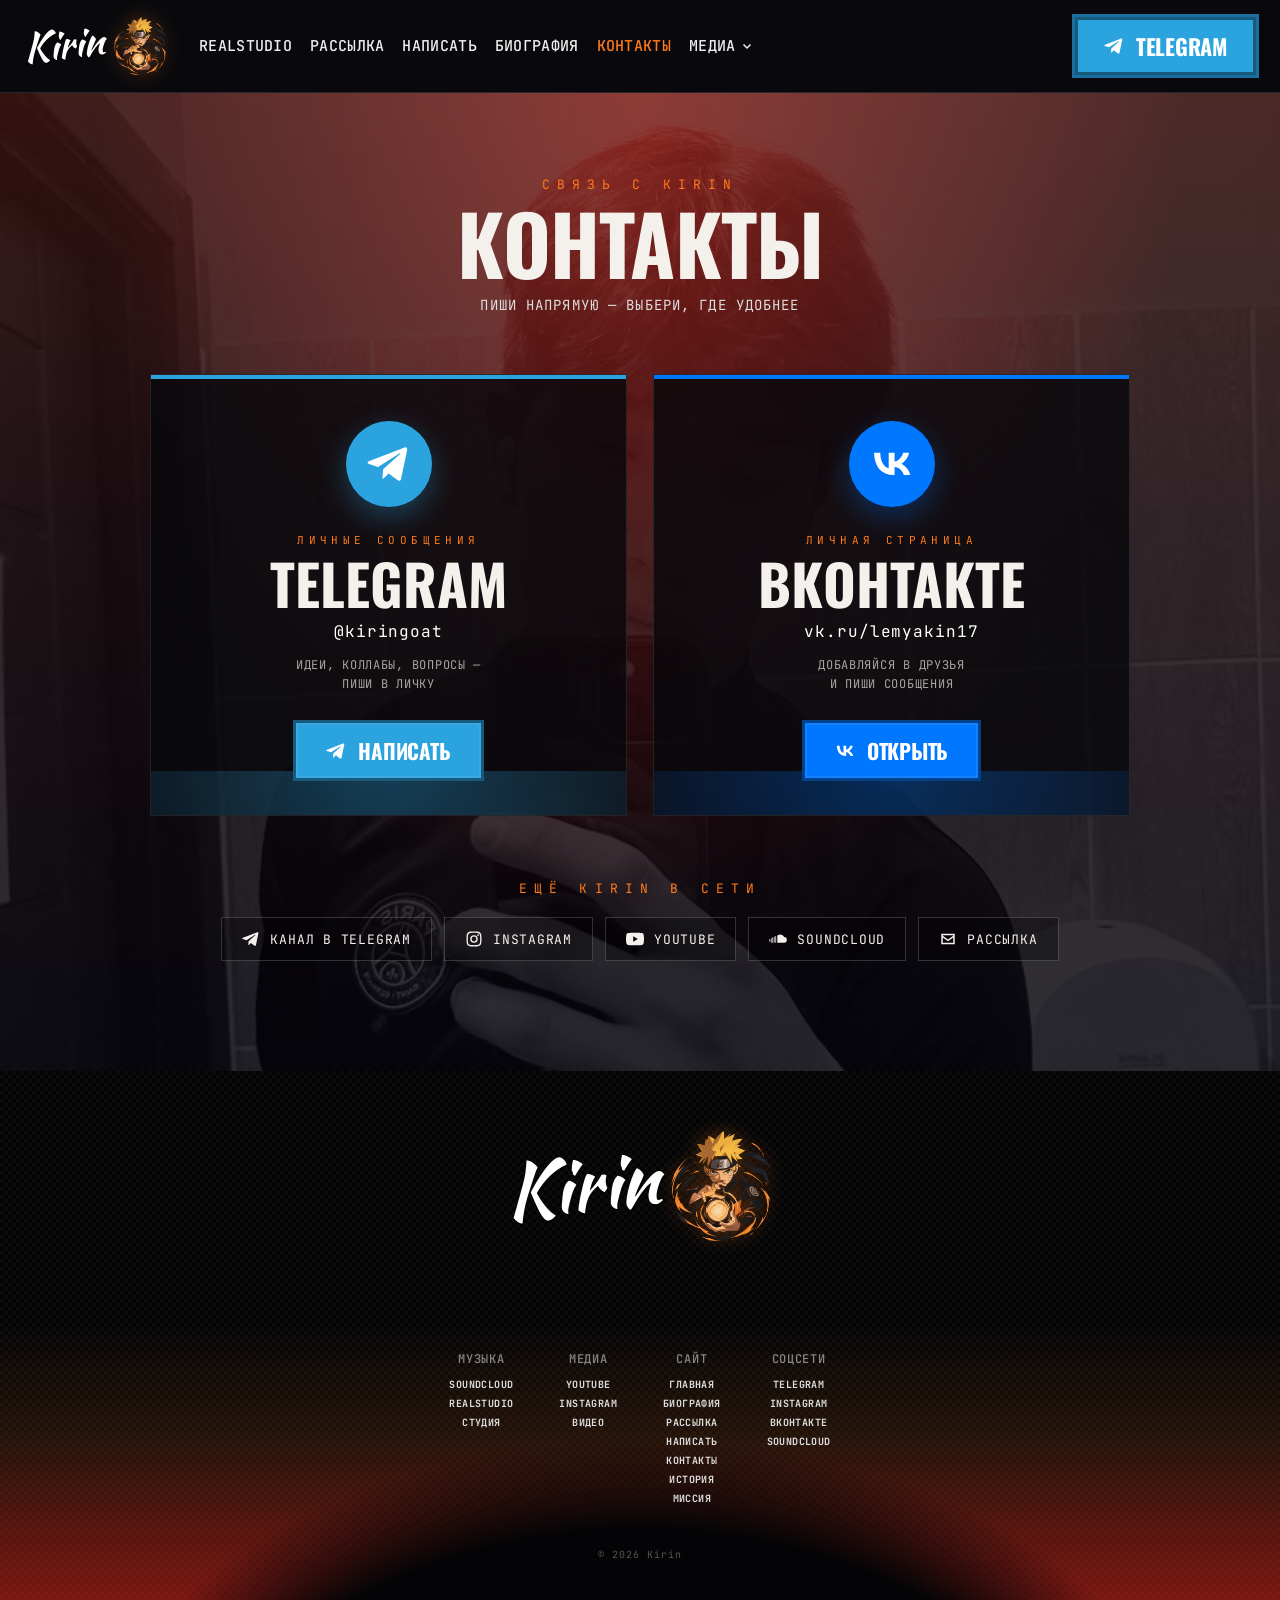
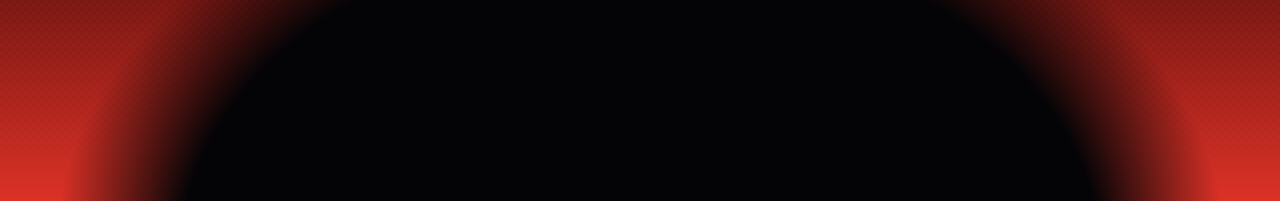
<file: contacts.html>
<!doctype html>
<html lang="ru">
<head>
<meta charset="utf-8">
<meta name="viewport" content="width=device-width, initial-scale=1">
<title>Контакты Kirin</title>
<meta name="description" content="Как связаться с Kirin: Telegram и ВКонтакте.">
<link rel="icon" href="img/logo.png">
<link rel="preconnect" href="https://fonts.googleapis.com">
<link rel="preconnect" href="https://fonts.gstatic.com" crossorigin>
<link href="https://fonts.googleapis.com/css2?family=Oswald:wght@500;700&family=JetBrains+Mono:wght@400;700&family=Inter:wght@400;600&family=Kaushan+Script&display=swap" rel="stylesheet">
<link rel="stylesheet" href="css/style.css">
</head>
<body>

<svg width="0" height="0" style="position:absolute" aria-hidden="true">
  <symbol id="i-tg" viewBox="0 0 24 24"><path d="M21.9 4.3 18.6 20c-.2 1.1-.9 1.4-1.8.9l-5-3.7-2.4 2.3c-.3.3-.5.5-1 .5l.4-5.1 9.2-8.3c.4-.4-.1-.6-.6-.2L6 13.6 1.1 12c-1.1-.3-1.1-1.1.2-1.6L20.5 3c.9-.3 1.7.2 1.4 1.3z"/></symbol>
  <symbol id="i-ig" viewBox="0 0 24 24"><path d="M12 7a5 5 0 1 0 0 10 5 5 0 0 0 0-10zm0 8.2a3.2 3.2 0 1 1 0-6.4 3.2 3.2 0 0 1 0 6.4zM17.3 5.5a1.2 1.2 0 1 0 0 2.4 1.2 1.2 0 0 0 0-2.4zM12 2c-2.7 0-3 0-4.1.1C4 2.3 2.3 4 2.1 7.9 2 9 2 9.3 2 12s0 3 .1 4.1C2.3 20 4 21.7 7.9 21.9 9 22 9.3 22 12 22s3 0 4.1-.1c3.9-.2 5.6-1.9 5.8-5.8.1-1.1.1-1.4.1-4.1s0-3-.1-4.1C21.7 4 20 2.3 16.1 2.1 15 2 14.7 2 12 2zm0 1.8c2.7 0 3 0 4 .1 2.7.1 4 1.4 4.1 4.1.1 1 .1 1.4.1 4s0 3-.1 4c-.1 2.7-1.4 4-4.1 4.1-1 .1-1.4.1-4 .1s-3 0-4-.1c-2.7-.1-4-1.4-4.1-4.1-.1-1-.1-1.4-.1-4s0-3 .1-4C4 5.3 5.3 4 8 3.9c1-.1 1.3-.1 4-.1z"/></symbol>
  <symbol id="i-yt" viewBox="0 0 24 24"><path d="M23.5 6.2a3 3 0 0 0-2.1-2.1C19.5 3.6 12 3.6 12 3.6s-7.5 0-9.4.5A3 3 0 0 0 .5 6.2 31 31 0 0 0 0 12a31 31 0 0 0 .5 5.8 3 3 0 0 0 2.1 2.1c1.9.5 9.4.5 9.4.5s7.5 0 9.4-.5a3 3 0 0 0 2.1-2.1A31 31 0 0 0 24 12a31 31 0 0 0-.5-5.8zM9.6 15.6V8.4l6.2 3.6-6.2 3.6z"/></symbol>
  <symbol id="i-vk" viewBox="0 0 24 24"><path d="M13 18C6.3 18 2.4 13.4 2.2 5.8h3.4c.1 5.6 2.6 8 4.6 8.5V5.8h3.2v4.8c2-.2 4-2.4 4.7-4.8h3.2c-.5 3-2.7 5.2-4.3 6.1 1.6.7 4.1 2.7 5 6.1h-3.5c-.8-2.4-2.6-4.2-5.1-4.4V18H13z"/></symbol>
  <symbol id="i-sc" viewBox="0 0 24 24"><path d="M.5 15.2a.5.5 0 0 0 1 0v-2.6a.5.5 0 0 0-1 0zm2 1.3a.5.5 0 0 0 1 0v-5.3a.5.5 0 0 0-1 0zm2 0a.5.5 0 0 0 1 0v-6.4a.5.5 0 0 0-1 0zm2 0a.5.5 0 0 0 1 0V9.3a.5.5 0 0 0-1 0zm2 0a.5.5 0 0 0 1 0V8.2a.5.5 0 0 0-1 0zm2.6.5h8.6a3.8 3.8 0 0 0 .5-7.6 6 6 0 0 0-8.6-2.3c-.4.2-.5.4-.5.8V16.5c0 .3.2.5.5.5z"/></symbol>
  <symbol id="i-play" viewBox="0 0 24 24"><path d="M7 4.5v15c0 .8.9 1.3 1.6.8l11.5-7.5c.6-.4.6-1.2 0-1.6L8.6 3.7C7.9 3.2 7 3.7 7 4.5z"/></symbol>
</svg>

<!-- ================= ШАПКА (одинаковая на всех страницах) ================= -->
<header class="header carbon">
  <div class="wrap">
    <a href="index.html" class="brand" aria-label="Kirin — на главную">
      <span class="name">Kirin</span>
      <img src="img/logo.png" alt="">
    </a>
    <nav class="nav" id="nav">
      <a href="#" data-link="realstudio">RealStudio</a>
      <a href="newsletter.html">Рассылка</a>
      <a href="message.html">Написать</a>
      <a href="about.html">Биография</a>
      <a href="contacts.html" aria-current="page">Контакты</a>
      <div class="dd">
        <button class="dd-btn" type="button" aria-expanded="false">Медиа <svg viewBox="0 0 24 24"><path d="M5 9l7 7 7-7"/></svg></button>
        <div class="dd-menu">
          <a href="index.html#hero"><svg><use href="#i-play"/></svg>Главное видео</a>
          <a href="index.html#keep"><svg><use href="#i-play"/></svg>Будь в курсе</a>
          <hr>
          <a href="#" data-link="youtube"><svg><use href="#i-yt"/></svg>YouTube</a>
          <a href="#" data-link="instagram"><svg><use href="#i-ig"/></svg>Instagram</a>
          <a href="#" data-link="telegram"><svg><use href="#i-tg"/></svg>Telegram</a>
          <a href="#" data-link="vk"><svg><use href="#i-vk"/></svg>ВКонтакте</a>
          <a href="#" data-link="soundcloud"><svg><use href="#i-sc"/></svg>SoundCloud</a>
        </div>
      </div>
    </nav>
    <a href="#" class="btn btn-tg" data-link="telegram"><svg><use href="#i-tg"/></svg>Telegram</a>
    <button class="burger" id="burger" aria-label="Меню"><span></span><span></span><span></span></button>
  </div>
</header>

<main>
<section class="contacts carbon">
  <div class="bgimg" data-photo-src="img/photos/card2.jpg"></div>
  <span class="kicker reveal">Связь с Kirin</span>
  <h1 class="h1 reveal">Контакты</h1>
  <p class="c-sub reveal">Пиши напрямую — выбери, где удобнее</p>

  <div class="c-grid">
    <a href="#" class="c-card c-tg reveal" data-link="telegramDm">
      <span class="c-ico"><svg><use href="#i-tg"/></svg></span>
      <span class="kicker">Личные сообщения</span>
      <span class="c-name">Telegram</span>
      <span class="c-handle">@kiringoat</span>
      <span class="c-note">Идеи, коллабы, вопросы —<br>пиши в личку</span>
      <span class="btn btn-tg"><svg><use href="#i-tg"/></svg>Написать</span>
    </a>
    <a href="#" class="c-card c-vk reveal" data-link="vk">
      <span class="c-ico"><svg><use href="#i-vk"/></svg></span>
      <span class="kicker">Личная страница</span>
      <span class="c-name">ВКонтакте</span>
      <span class="c-handle">vk.ru/lemyakin17</span>
      <span class="c-note">Добавляйся в друзья<br>и пиши сообщения</span>
      <span class="btn" style="background:#0077ff"><svg><use href="#i-vk"/></svg>Открыть</span>
    </a>
  </div>

  <div class="c-more reveal">
    <span class="kicker">Ещё Kirin в сети</span>
    <div class="c-row">
      <a href="#" data-link="telegram"><svg><use href="#i-tg"/></svg>Канал в Telegram</a>
      <a href="#" data-link="instagram"><svg><use href="#i-ig"/></svg>Instagram</a>
      <a href="#" data-link="youtube"><svg><use href="#i-yt"/></svg>YouTube</a>
      <a href="#" data-link="soundcloud"><svg><use href="#i-sc"/></svg>SoundCloud</a>
      <a href="newsletter.html"><svg viewBox="0 0 24 24"><path d="M3 5h18v14H3zm2 2v.5l7 5 7-5V7zm0 3v7h14v-7l-7 5z"/></svg>Рассылка</a>
    </div>
  </div>
</section>
</main>

<!-- ================= ПОДВАЛ (одинаковый на всех страницах) ================= -->
<footer class="footer carbon">
  <a href="index.html" class="brand"><span class="name">Kirin</span><img src="img/logo.png" alt=""></a>
  <div class="fcols">
    <div class="fcol"><h4>Музыка</h4><a href="#" data-link="soundcloud">SoundCloud</a><a href="#" data-link="realstudio">RealStudio</a><a href="index.html#story">Студия</a></div>
    <div class="fcol"><h4>Медиа</h4><a href="#" data-link="youtube">YouTube</a><a href="#" data-link="instagram">Instagram</a><a href="index.html#hero">Видео</a></div>
    <div class="fcol"><h4>Сайт</h4><a href="index.html">Главная</a><a href="about.html">Биография</a><a href="newsletter.html">Рассылка</a><a href="message.html">Написать</a><a href="contacts.html">Контакты</a><a href="index.html#timeline">История</a><a href="index.html#mission">Миссия</a></div>
    <div class="fcol"><h4>Соцсети</h4><a href="#" data-link="telegram">Telegram</a><a href="#" data-link="instagram">Instagram</a><a href="#" data-link="vk">ВКонтакте</a><a href="#" data-link="soundcloud">SoundCloud</a></div>
  </div>
  <div class="copy">© <span class="js-year"></span> Kirin</div>
</footer>

<div class="toast" id="toast"></div>

<script src="js/config.js"></script>
<script src="js/site.js"></script>
</body>
</html>
</file>
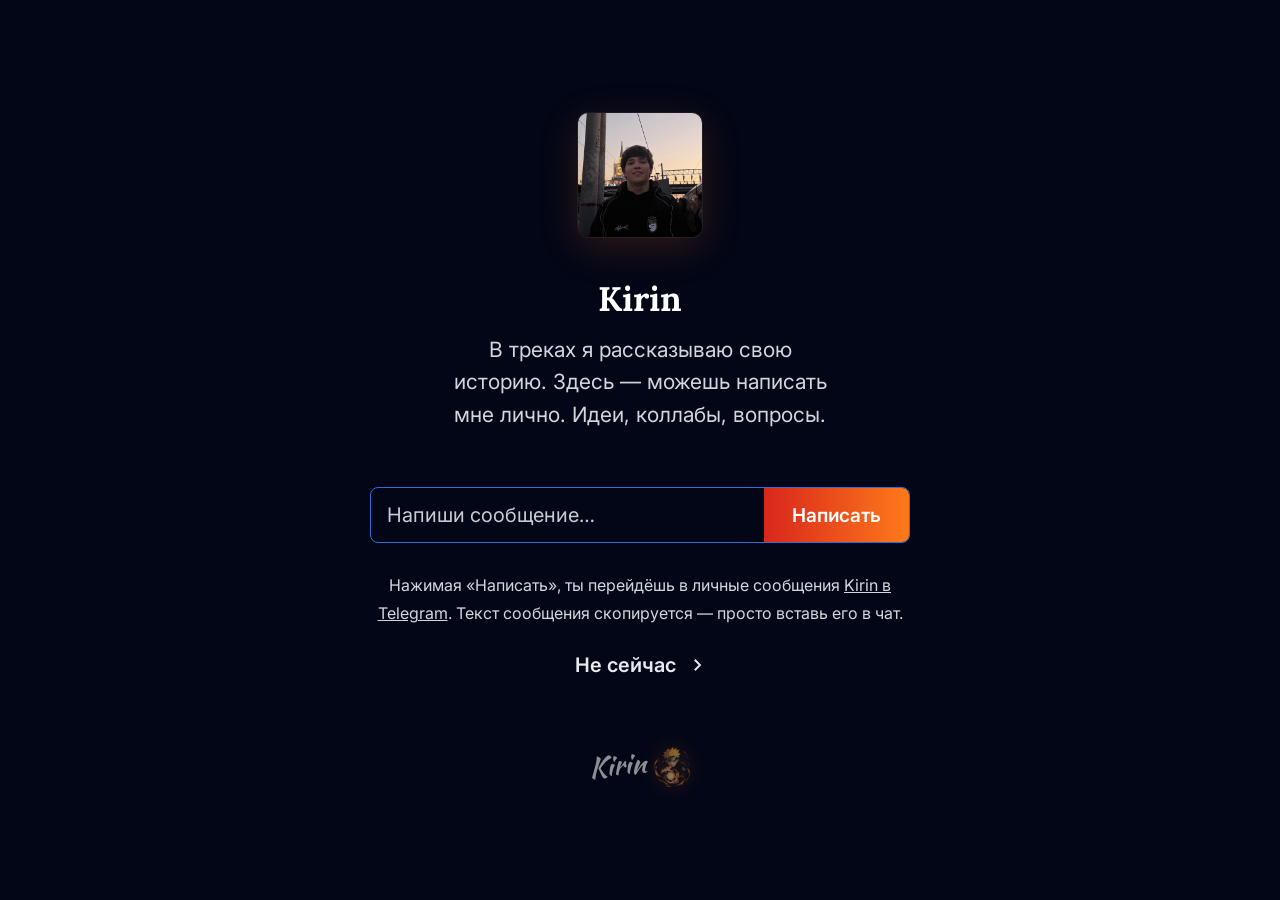
<file: message.html>
<!doctype html>
<html lang="ru">
<head>
<meta charset="utf-8">
<meta name="viewport" content="width=device-width, initial-scale=1">
<title>Написать Kirin</title>
<meta name="description" content="Напиши Kirin лично в Telegram.">
<link rel="icon" href="img/logo.png">
<link rel="preconnect" href="https://fonts.googleapis.com">
<link rel="preconnect" href="https://fonts.gstatic.com" crossorigin>
<link href="https://fonts.googleapis.com/css2?family=Lora:wght@700&family=Inter:wght@400;600&family=JetBrains+Mono:wght@400;700&family=Kaushan+Script&display=swap" rel="stylesheet">
<link rel="stylesheet" href="css/style.css">
</head>
<body>

<!-- Переходник в личные сообщения Telegram (как страница Substack в оригинале) -->
<main class="dm">
  <div class="dm-box">
    <img class="dm-ava" src="img/avatar.jpg" alt="Kirin">
    <h1 class="dm-name">Kirin</h1>
    <p class="dm-desc">В треках я рассказываю свою историю. Здесь — можешь написать мне лично. Идеи, коллабы, вопросы.</p>

    <form class="dm-row" id="dm-form">
      <input type="text" id="dm-text" placeholder="Напиши сообщение…" aria-label="Сообщение" maxlength="1000" autocomplete="off">
      <button type="submit">Написать</button>
    </form>

    <p class="dm-note">Нажимая «Написать», ты перейдёшь в личные сообщения <a href="#" data-link="telegramDm">Kirin в Telegram</a>. Текст сообщения скопируется — просто вставь его в чат.</p>

    <a href="index.html" class="dm-later" id="dm-later">Не сейчас <svg viewBox="0 0 24 24"><path d="M9 5l7 7-7 7"/></svg></a>

    <div><a href="index.html" class="brand dm-brand" aria-label="Kirin — на главную"><span class="name">Kirin</span><img src="img/logo.png" alt=""></a></div>
  </div>
</main>

<div class="toast" id="toast"></div>

<script src="js/config.js"></script>
<script src="js/site.js"></script>
<script>
(function(){
  const form=document.getElementById('dm-form'), text=document.getElementById('dm-text');
  form.addEventListener('submit',async e=>{
    e.preventDefault();
    const url=SITE.links.telegramDm||SITE.links.telegram, msg=text.value.trim();
    if(msg){try{await navigator.clipboard.writeText(msg)}catch(_){}}
    window.open(url,'_blank','noopener');
  });
  /* «Не сейчас» — вернуться туда, откуда пришли (если это наш сайт) */
  document.getElementById('dm-later').addEventListener('click',e=>{
    if(document.referrer&&new URL(document.referrer).origin===location.origin){e.preventDefault();history.back()}
  });
})();
</script>
</body>
</html>
</file>
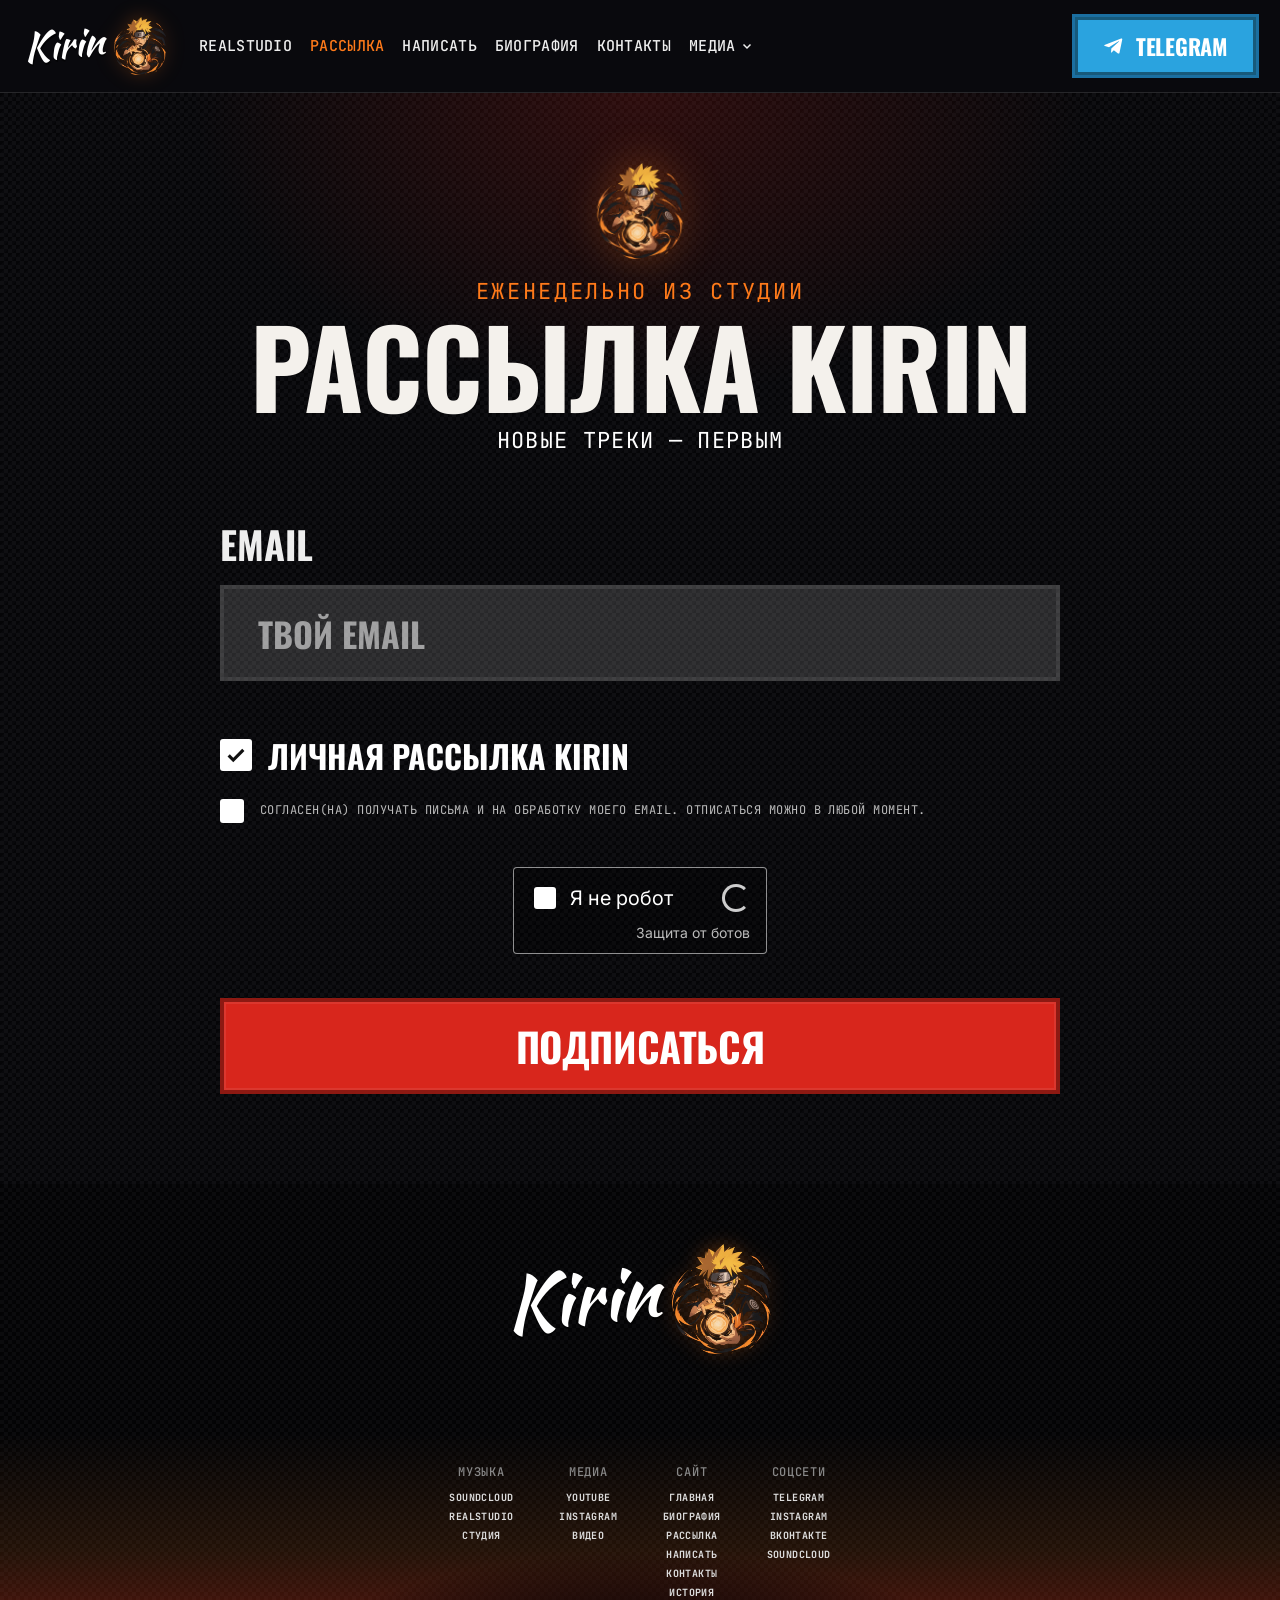
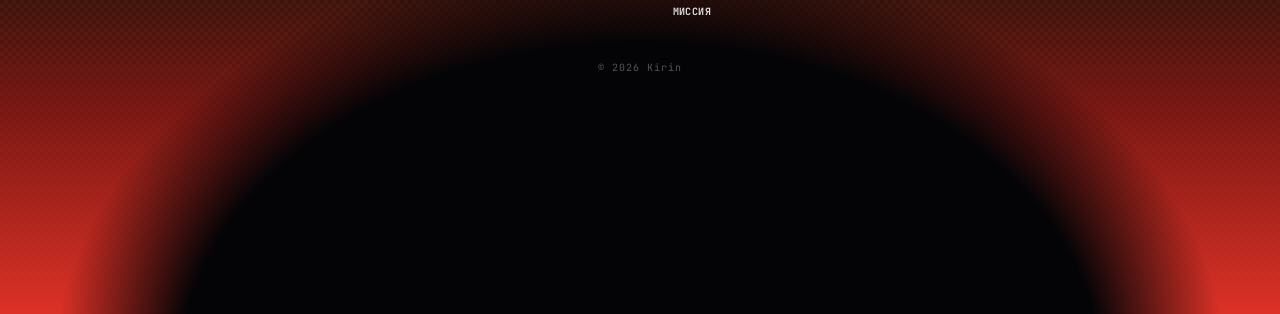
<file: newsletter.html>
<!doctype html>
<html lang="ru">
<head>
<meta charset="utf-8">
<meta name="viewport" content="width=device-width, initial-scale=1">
<title>Рассылка Kirin</title>
<meta name="description" content="Подпишись на рассылку Kirin — новые треки и новости из студии первым.">
<link rel="icon" href="img/logo.png">
<link rel="preconnect" href="https://fonts.googleapis.com">
<link rel="preconnect" href="https://fonts.gstatic.com" crossorigin>
<link href="https://fonts.googleapis.com/css2?family=Oswald:wght@500;700&family=JetBrains+Mono:wght@400;700&family=Inter:wght@400;600&family=Kaushan+Script&display=swap" rel="stylesheet">
<link rel="stylesheet" href="css/style.css">
</head>
<body>

<svg width="0" height="0" style="position:absolute" aria-hidden="true">
  <symbol id="i-tg" viewBox="0 0 24 24"><path d="M21.9 4.3 18.6 20c-.2 1.1-.9 1.4-1.8.9l-5-3.7-2.4 2.3c-.3.3-.5.5-1 .5l.4-5.1 9.2-8.3c.4-.4-.1-.6-.6-.2L6 13.6 1.1 12c-1.1-.3-1.1-1.1.2-1.6L20.5 3c.9-.3 1.7.2 1.4 1.3z"/></symbol>
  <symbol id="i-ig" viewBox="0 0 24 24"><path d="M12 7a5 5 0 1 0 0 10 5 5 0 0 0 0-10zm0 8.2a3.2 3.2 0 1 1 0-6.4 3.2 3.2 0 0 1 0 6.4zM17.3 5.5a1.2 1.2 0 1 0 0 2.4 1.2 1.2 0 0 0 0-2.4zM12 2c-2.7 0-3 0-4.1.1C4 2.3 2.3 4 2.1 7.9 2 9 2 9.3 2 12s0 3 .1 4.1C2.3 20 4 21.7 7.9 21.9 9 22 9.3 22 12 22s3 0 4.1-.1c3.9-.2 5.6-1.9 5.8-5.8.1-1.1.1-1.4.1-4.1s0-3-.1-4.1C21.7 4 20 2.3 16.1 2.1 15 2 14.7 2 12 2zm0 1.8c2.7 0 3 0 4 .1 2.7.1 4 1.4 4.1 4.1.1 1 .1 1.4.1 4s0 3-.1 4c-.1 2.7-1.4 4-4.1 4.1-1 .1-1.4.1-4 .1s-3 0-4-.1c-2.7-.1-4-1.4-4.1-4.1-.1-1-.1-1.4-.1-4s0-3 .1-4C4 5.3 5.3 4 8 3.9c1-.1 1.3-.1 4-.1z"/></symbol>
  <symbol id="i-yt" viewBox="0 0 24 24"><path d="M23.5 6.2a3 3 0 0 0-2.1-2.1C19.5 3.6 12 3.6 12 3.6s-7.5 0-9.4.5A3 3 0 0 0 .5 6.2 31 31 0 0 0 0 12a31 31 0 0 0 .5 5.8 3 3 0 0 0 2.1 2.1c1.9.5 9.4.5 9.4.5s7.5 0 9.4-.5a3 3 0 0 0 2.1-2.1A31 31 0 0 0 24 12a31 31 0 0 0-.5-5.8zM9.6 15.6V8.4l6.2 3.6-6.2 3.6z"/></symbol>
  <symbol id="i-vk" viewBox="0 0 24 24"><path d="M13 18C6.3 18 2.4 13.4 2.2 5.8h3.4c.1 5.6 2.6 8 4.6 8.5V5.8h3.2v4.8c2-.2 4-2.4 4.7-4.8h3.2c-.5 3-2.7 5.2-4.3 6.1 1.6.7 4.1 2.7 5 6.1h-3.5c-.8-2.4-2.6-4.2-5.1-4.4V18H13z"/></symbol>
  <symbol id="i-sc" viewBox="0 0 24 24"><path d="M.5 15.2a.5.5 0 0 0 1 0v-2.6a.5.5 0 0 0-1 0zm2 1.3a.5.5 0 0 0 1 0v-5.3a.5.5 0 0 0-1 0zm2 0a.5.5 0 0 0 1 0v-6.4a.5.5 0 0 0-1 0zm2 0a.5.5 0 0 0 1 0V9.3a.5.5 0 0 0-1 0zm2 0a.5.5 0 0 0 1 0V8.2a.5.5 0 0 0-1 0zm2.6.5h8.6a3.8 3.8 0 0 0 .5-7.6 6 6 0 0 0-8.6-2.3c-.4.2-.5.4-.5.8V16.5c0 .3.2.5.5.5z"/></symbol>
  <symbol id="i-play" viewBox="0 0 24 24"><path d="M7 4.5v15c0 .8.9 1.3 1.6.8l11.5-7.5c.6-.4.6-1.2 0-1.6L8.6 3.7C7.9 3.2 7 3.7 7 4.5z"/></symbol>
  <symbol id="i-check" viewBox="0 0 24 24"><path d="M4 12.5l5 5L20 6.5"/></symbol>
</svg>

<!-- ================= ШАПКА (одинаковая на всех страницах) ================= -->
<header class="header carbon">
  <div class="wrap">
    <a href="index.html" class="brand" aria-label="Kirin — на главную">
      <span class="name">Kirin</span>
      <img src="img/logo.png" alt="">
    </a>
    <nav class="nav" id="nav">
      <a href="#" data-link="realstudio">RealStudio</a>
      <a href="newsletter.html" aria-current="page">Рассылка</a>
      <a href="message.html">Написать</a>
      <a href="about.html">Биография</a>
      <a href="contacts.html">Контакты</a>
      <div class="dd">
        <button class="dd-btn" type="button" aria-expanded="false">Медиа <svg viewBox="0 0 24 24"><path d="M5 9l7 7 7-7"/></svg></button>
        <div class="dd-menu">
          <a href="index.html#hero"><svg><use href="#i-play"/></svg>Главное видео</a>
          <a href="index.html#keep"><svg><use href="#i-play"/></svg>Будь в курсе</a>
          <hr>
          <a href="#" data-link="youtube"><svg><use href="#i-yt"/></svg>YouTube</a>
          <a href="#" data-link="instagram"><svg><use href="#i-ig"/></svg>Instagram</a>
          <a href="#" data-link="telegram"><svg><use href="#i-tg"/></svg>Telegram</a>
          <a href="#" data-link="vk"><svg><use href="#i-vk"/></svg>ВКонтакте</a>
          <a href="#" data-link="soundcloud"><svg><use href="#i-sc"/></svg>SoundCloud</a>
        </div>
      </div>
    </nav>
    <a href="#" class="btn btn-tg" data-link="telegram"><svg><use href="#i-tg"/></svg>Telegram</a>
    <button class="burger" id="burger" aria-label="Меню"><span></span><span></span><span></span></button>
  </div>
</header>

<!-- ================= РАССЫЛКА ================= -->
<main class="newsletter carbon">
  <div class="nl">
    <img class="nl-logo" src="img/logo.png" alt="Kirin">
    <span class="kicker">Еженедельно из студии</span>
    <h1 class="h1">Рассылка Kirin</h1>
    <p class="nl-sub">Новые треки — первым</p>

    <form class="nl-form js-subscribe" novalidate>
      <label class="nl-label" for="nl-email">Email</label>
      <input class="nl-input" id="nl-email" type="email" name="email" placeholder="Твой email" autocomplete="email" inputmode="email">
      <div class="nl-hint js-msg" aria-live="polite"></div>

      <label class="check">
        <input type="checkbox" name="list" value="Личная рассылка Kirin" checked required>
        <span class="box"><svg><use href="#i-check"/></svg></span>
        <span class="t">Личная рассылка Kirin</span>
      </label>
      <label class="check small">
        <input type="checkbox" name="consent" value="да" required>
        <span class="box"><svg><use href="#i-check"/></svg></span>
        <span class="t">Согласен(на) получать письма и на обработку моего email. Отписаться можно в любой момент.</span>
      </label>

      <div class="robot">
        <button type="button" class="robot-row" role="checkbox" aria-checked="false">
          <span class="robot-box"><svg><use href="#i-check"/></svg></span>
          <span class="robot-label">Я не робот</span>
          <span class="robot-spin"></span>
        </button>
        <small>Защита от ботов</small>
      </div>

      <div class="hp" aria-hidden="true"><input type="text" name="_gotcha" tabindex="-1" autocomplete="off"></div>
      <button class="btn nl-submit" type="submit">Подписаться</button>
    </form>

    <div class="nl-done" aria-live="polite">
      <span class="kicker">Готово</span>
      <h2 class="h2">Ты в списке!</h2>
      <p>Новости из студии будут приходить на твою почту.<br>А пока — заглядывай в Telegram.</p>
      <p style="margin-top:26px"><a href="#" class="btn btn-tg" data-link="telegram"><svg><use href="#i-tg"/></svg>Telegram</a></p>
    </div>
  </div>
</main>

<!-- ================= ПОДВАЛ (одинаковый на всех страницах) ================= -->
<footer class="footer carbon">
  <a href="index.html" class="brand"><span class="name">Kirin</span><img src="img/logo.png" alt=""></a>
  <div class="fcols">
    <div class="fcol"><h4>Музыка</h4><a href="#" data-link="soundcloud">SoundCloud</a><a href="#" data-link="realstudio">RealStudio</a><a href="index.html#story">Студия</a></div>
    <div class="fcol"><h4>Медиа</h4><a href="#" data-link="youtube">YouTube</a><a href="#" data-link="instagram">Instagram</a><a href="index.html#hero">Видео</a></div>
    <div class="fcol"><h4>Сайт</h4><a href="index.html">Главная</a><a href="about.html">Биография</a><a href="newsletter.html">Рассылка</a><a href="message.html">Написать</a><a href="contacts.html">Контакты</a><a href="index.html#timeline">История</a><a href="index.html#mission">Миссия</a></div>
    <div class="fcol"><h4>Соцсети</h4><a href="#" data-link="telegram">Telegram</a><a href="#" data-link="instagram">Instagram</a><a href="#" data-link="vk">ВКонтакте</a><a href="#" data-link="soundcloud">SoundCloud</a></div>
  </div>
  <div class="copy">© <span class="js-year"></span> Kirin</div>
</footer>

<div class="toast" id="toast"></div>

<script src="js/config.js"></script>
<script src="js/site.js"></script>
</body>
</html>
</file>
<file: css/style.css>
/* =====================================================================
   Kirin — общий стиль для всех страниц
   ===================================================================== */
:root{
  --bg:#07070b;
  --bg2:#0d0d14;
  --ink:#f4f1ec;
  --muted:#a9a4a0;
  --orange:#ff7a1a;
  --orange2:#ffa53a;
  --red:#d8261c;
  --fire:linear-gradient(90deg,var(--red),var(--orange));
  --head:'Oswald',Impact,'Arial Narrow',sans-serif;
  --mono:'JetBrains Mono',ui-monospace,Consolas,monospace;
  --sans:'Inter',system-ui,'Segoe UI',Arial,sans-serif;
  --script:'Kaushan Script',cursive;
  --carbon:
    linear-gradient(45deg,rgba(255,255,255,.028) 25%,transparent 25%,transparent 75%,rgba(255,255,255,.028) 75%),
    linear-gradient(45deg,rgba(255,255,255,.028) 25%,transparent 25%,transparent 75%,rgba(255,255,255,.028) 75%),
    linear-gradient(-45deg,rgba(0,0,0,.35) 25%,transparent 25%,transparent 75%,rgba(0,0,0,.35) 75%);
}
*{box-sizing:border-box;margin:0;padding:0}
html{scroll-behavior:smooth}
body{background:var(--bg);color:var(--ink);font-family:var(--mono);overflow-x:hidden;-webkit-font-smoothing:antialiased}
img{display:block;max-width:100%}
a{color:inherit;text-decoration:none}
.carbon{background-image:var(--carbon);background-size:8px 8px,8px 8px,8px 8px;background-position:0 0,4px 4px,0 0}

/* ---------- типографика ---------- */
.kicker{font-family:var(--mono);font-size:13px;letter-spacing:.55em;text-transform:uppercase;color:var(--orange)}
.kicker b{color:var(--ink);font-weight:700}
.h1{font-family:var(--head);font-weight:700;text-transform:uppercase;line-height:.95;letter-spacing:-.01em;font-size:clamp(40px,6.4vw,84px)}
.h2{font-family:var(--head);font-weight:700;text-transform:uppercase;line-height:1;font-size:clamp(34px,5vw,64px)}
.accent{color:var(--orange);background:var(--fire);-webkit-background-clip:text;background-clip:text;-webkit-text-fill-color:transparent}
.dim{color:#b9b6b2}
.lines p{font-size:14px;text-transform:uppercase;letter-spacing:.04em;line-height:1.6;margin:0 0 20px}
.lines strong{color:#fff}

/* ---------- кнопки ---------- */
.btn{display:inline-flex;align-items:center;justify-content:center;gap:12px;font-family:var(--head);font-weight:700;text-transform:uppercase;font-size:21px;letter-spacing:-.01em;padding:12px 30px;border:3px solid rgba(0,0,0,.45);box-shadow:0 0 0 2px rgba(255,255,255,.08) inset;cursor:pointer;transition:transform .15s,filter .15s;color:#fff;white-space:nowrap}
.btn:hover{transform:translateY(-2px);filter:brightness(1.12)}
.btn:disabled{opacity:.6;cursor:wait;transform:none}
.btn svg{width:20px;height:20px;fill:currentColor}
.btn-fire{background:var(--fire)}
.btn-orange{background:var(--orange)}
.btn-red{background:var(--red)}
.btn-tg{background:#2aa3df}
.btn-ig{background:linear-gradient(45deg,#f9a33a,#e5266d 55%,#8a3ab9)}

/* ---------- заглушка фото ---------- */
.ph{position:relative;background:#14141c;overflow:hidden}
.ph::after{content:attr(data-label);position:absolute;inset:0;display:flex;align-items:center;justify-content:center;font:700 13px var(--mono);letter-spacing:.3em;color:rgba(255,255,255,.22);text-transform:uppercase;text-align:center;padding:10px;background:repeating-linear-gradient(45deg,transparent 0 14px,rgba(255,255,255,.025) 14px 28px)}
.ph.loaded::after{display:none}

/* ---------- шапка ---------- */
.header{position:sticky;top:0;z-index:50;background:#09090d;border-bottom:1px solid rgba(255,255,255,.12)}
.header .wrap{max-width:1300px;margin:0 auto;height:92px;display:flex;align-items:center;gap:30px;padding:0 24px}
.brand{display:flex;align-items:center;gap:6px;flex-shrink:0}
.brand .name{font-family:var(--script);font-size:40px;line-height:1;color:#fff;transform:rotate(-6deg) translateY(-2px);text-shadow:0 2px 0 rgba(0,0,0,.6)}
.brand img{width:58px;height:58px;filter:drop-shadow(0 0 10px rgba(255,122,26,.35))}
.nav{display:flex;align-items:center;gap:18px;flex:1}
.nav a,.nav .dd-btn{font:500 15px var(--mono);text-transform:uppercase;letter-spacing:.02em;color:#eee;transition:color .15s;white-space:nowrap}
.nav a:hover,.nav .dd-btn:hover,.nav a[aria-current="page"]{color:var(--orange)}
.header .btn{font-size:22px;padding:10px 26px;margin-left:auto;box-shadow:0 0 0 3px #1b6fa0}
.burger{display:none;margin-left:auto;background:none;border:0;width:40px;height:40px;cursor:pointer}
.burger span{display:block;height:3px;background:#fff;margin:6px 4px}

/* выпадающее меню «Медиа» */
.dd{position:relative}
.dd-btn{display:flex;align-items:center;gap:6px;background:none;border:0;cursor:pointer;padding:0}
.dd-btn svg{width:12px;height:12px;stroke:currentColor;fill:none;stroke-width:3;transition:transform .2s}
.dd.open .dd-btn svg{transform:rotate(180deg)}
.dd-menu{position:absolute;top:calc(100% + 26px);left:-18px;min-width:220px;background:#0b0b11;border:1px solid rgba(255,255,255,.12);border-top:3px solid var(--orange);box-shadow:0 20px 40px rgba(0,0,0,.6);padding:8px 0;opacity:0;visibility:hidden;transform:translateY(8px);transition:.2s}
.dd.open .dd-menu{opacity:1;visibility:visible;transform:none}
.dd-menu a{display:flex;align-items:center;gap:10px;padding:10px 18px;font-size:13px}
.dd-menu a svg{width:15px;height:15px;fill:currentColor;flex-shrink:0}
.dd-menu a:hover{background:rgba(255,122,26,.08)}
.dd-menu hr{border:0;border-top:1px solid rgba(255,255,255,.08);margin:6px 0}

/* ---------- хиро (главная) ---------- */
.hero{position:relative;padding:76px 16px 90px;text-align:center;overflow:hidden;
  background:radial-gradient(ellipse at 70% 10%,rgba(216,38,28,.55),transparent 60%),linear-gradient(180deg,#3a0d0a 0%,#200807 55%,#05050c 100%)}
.hero .bgimg{position:absolute;inset:0;background-size:cover;background-position:center 50%;opacity:.28;filter:grayscale(1) contrast(1.2);mix-blend-mode:luminosity}
.hero .bgimg::before{content:'';position:absolute;inset:0;background:linear-gradient(90deg,rgba(150,20,10,.6),transparent 50%,rgba(5,5,12,.7))}
.hero>*:not(.bgimg){position:relative}
.hero .kicker{display:block;margin-bottom:12px}
.hero .h1{margin-bottom:22px}
.player{position:relative;max-width:640px;margin:0 auto;aspect-ratio:16/9;background:#000;box-shadow:0 30px 60px rgba(0,0,0,.6)}
.player video{width:100%;height:100%;object-fit:contain;background:#000;display:block}
.player .play{position:absolute;inset:0;display:flex;align-items:center;justify-content:center;background:transparent;border:0;cursor:pointer}
.player .play svg{width:84px;height:84px;fill:#fff;filter:drop-shadow(0 4px 20px rgba(0,0,0,.6));transition:transform .2s}
.player .play:hover svg{transform:scale(1.1)}
.player.playing .play{display:none}
.signup{display:flex;justify-content:center;align-items:flex-start;gap:10px;margin-top:26px;flex-wrap:wrap}
.signup input[type=email]{width:276px;max-width:100%;height:50px;padding:0 18px;border:3px solid rgba(255,255,255,.12);background:rgba(255,255,255,.18);color:#fff;font:700 20px var(--head);text-transform:uppercase;outline:none;transition:border-color .2s}
.signup input[type=email]:focus{border-color:rgba(255,122,26,.7)}
.signup input::placeholder{color:rgba(255,255,255,.6)}
.signup .btn{height:50px;font-size:20px;padding:0 34px}
.form-msg{margin-top:12px;font-size:12px;letter-spacing:.08em;text-transform:uppercase;color:var(--orange2);min-height:1.2em;line-height:1.5}
.form-msg.err{color:#ff5a4d}
.form-msg.ok{color:#5be08a}
.form-msg button{background:none;border:0;border-bottom:1px dashed currentColor;color:#fff;font:inherit;text-transform:inherit;letter-spacing:inherit;cursor:pointer;margin-left:4px}
input.invalid{border-color:#ff4a3d!important}

/* скрытое поле-ловушка для ботов */
.hp{position:absolute!important;left:-9999px!important;width:1px;height:1px;overflow:hidden}

/* ---------- текст + портрет ---------- */
.story{position:relative;padding:80px 16px;background-color:#08080c;overflow:hidden}
.story::before{content:'';position:absolute;inset:0;background:radial-gradient(circle at 0 0,rgba(255,255,255,.12),transparent 25%),radial-gradient(circle at 100% 0,rgba(216,38,28,.55),transparent 30%);pointer-events:none}
.story .wrap{position:relative;max-width:1100px;margin:0 auto;display:grid;grid-template-columns:1.35fr 1fr;gap:70px;align-items:start}
.story .h1{margin:6px 0 30px;font-size:clamp(40px,5.2vw,66px)}
.story .btns{display:flex;gap:16px;flex-wrap:wrap;margin-top:10px}
.frame{position:relative;border:2px solid rgba(255,255,255,.45);margin-top:22px;aspect-ratio:7/10}
.frame .ph{position:absolute;inset:0;background-size:cover;background-position:center}
.frame .ph.loaded{filter:grayscale(.35) contrast(1.15)}
.frame::after{content:'';position:absolute;inset:0;pointer-events:none;
  background:linear-gradient(160deg,rgba(255,122,26,.25),transparent 40%,rgba(216,38,28,.25)),repeating-linear-gradient(95deg,transparent 0 60px,rgba(255,255,255,.05) 60px 61px);mix-blend-mode:screen}
.frame .tag{position:absolute;left:0;right:0;bottom:44px;text-align:center;font-family:var(--script);font-size:26px;color:#fff;text-shadow:0 2px 6px #000;z-index:2}

/* ---------- слайдер ---------- */
.slider{position:relative;height:min(820px,100vh);min-height:560px;overflow:hidden;background:#000;border-top:6px solid #0c0c12}
.slide{position:absolute;inset:0;opacity:0;transition:opacity .9s ease;background-size:cover;background-position:center}
.slide{pointer-events:none}
.slide.active{opacity:1;pointer-events:auto}
.slide.loaded{background-position:70% 35%;filter:saturate(1.15) contrast(1.08)}
.slide.loaded::after{display:block;content:'';position:absolute;inset:0;background:linear-gradient(0deg,rgba(216,38,28,.28),transparent 45%),linear-gradient(200deg,rgba(255,122,26,.18),transparent 40%);mix-blend-mode:screen;pointer-events:none}
.slide::before{content:'';position:absolute;inset:0;background:linear-gradient(90deg,rgba(0,0,0,.82) 0%,rgba(0,0,0,.55) 45%,rgba(0,0,0,.05) 80%)}
.slide .txt{position:absolute;z-index:2;left:max(16px,calc(50% - 455px));top:100px;max-width:460px;transform:translateY(20px);transition:transform .9s ease .2s}
.slide.active .txt{transform:none}
.slide .h1{margin:4px 0 16px}
.slide .lines p{margin-bottom:14px;color:#ddd}
.slide .btn{margin-top:8px}
.dots{position:absolute;left:50px;bottom:22px;display:flex;gap:9px;z-index:3}
.dots button{width:16px;height:16px;border-radius:50%;border:0;background:rgba(255,255,255,.22);cursor:pointer;transition:background .2s}
.dots button.active{background:#fff}

/* ---------- таймлайн ---------- */
.timeline{position:relative;height:min(1000px,100vh);min-height:620px;background-color:#090a14;overflow:hidden;border-bottom:4px solid var(--red)}
.tl-slide{position:absolute;inset:0 0 104px;opacity:0;visibility:hidden;transition:opacity .7s,visibility .7s;display:grid;grid-template-columns:1fr 1.1fr 1fr;align-items:center}
.tl-slide.active{opacity:1;visibility:visible}
.tl-slide .side{height:100%;background-size:cover;background-position:center;filter:grayscale(1) brightness(.45);-webkit-mask-image:linear-gradient(90deg,#000 55%,transparent);mask-image:linear-gradient(90deg,#000 55%,transparent)}
.tl-slide .side.r{-webkit-mask-image:linear-gradient(270deg,#000 55%,transparent);mask-image:linear-gradient(270deg,#000 55%,transparent)}
.tl-slide .side.ph::after{font-size:11px}
.tl-slide .center{text-align:center;padding:0 16px}
.tl-slide .kicker{font-size:11px;letter-spacing:.5em}
.tl-slide .h1{margin:10px 0 24px;font-size:clamp(40px,4.6vw,64px)}
.tl-slide .h1 .accent{display:block}
.tl-slide .lines p{font-size:12px;margin-bottom:14px}
.tl-slide .center .btn{margin-top:6px;font-size:18px;padding:10px 24px}
.countdown{display:flex;justify-content:center;gap:10px;margin:0 0 22px}
.countdown div{min-width:78px;padding:12px 6px 8px;border:2px solid rgba(255,122,26,.55);background:rgba(0,0,0,.45);box-shadow:0 0 24px rgba(216,38,28,.25) inset}
.countdown b{display:block;font:700 40px/1 var(--head);background:var(--fire);-webkit-background-clip:text;background-clip:text;-webkit-text-fill-color:transparent}
.countdown span{font-size:9px;letter-spacing:.25em;text-transform:uppercase;color:var(--muted)}
.tl-arrow{position:absolute;top:calc(50% - 52px);transform:translateY(-50%);z-index:3;background:none;border:0;color:#fff;cursor:pointer;padding:16px;opacity:.85}
.tl-arrow:hover{opacity:1;color:var(--orange)}
.tl-arrow svg{width:22px;height:22px;stroke:currentColor;fill:none;stroke-width:3}
.tl-arrow.prev{left:8px}.tl-arrow.next{right:8px}
.tl-start{position:absolute;left:0;right:0;bottom:130px;text-align:center;font-size:10px;letter-spacing:.35em;text-transform:uppercase;font-weight:700;z-index:3;cursor:pointer;background:none;border:0;color:#fff;font-family:var(--mono)}
.tl-bar{position:absolute;left:0;right:0;bottom:0;height:104px;background:#05060f;border-top:1px solid rgba(255,255,255,.08);overflow-x:auto;scrollbar-width:none}
.tl-bar::-webkit-scrollbar{display:none}
.tl-track{position:relative;display:flex;justify-content:space-between;min-width:900px;height:100%;padding:0 4px}
.tl-track::before{content:'';position:absolute;left:40px;right:40px;top:52px;height:1px;background:rgba(255,255,255,.12)}
.tl-item{position:relative;flex:1;display:flex;flex-direction:column;align-items:center;justify-content:space-between;padding:18px 0 22px;background:none;border:0;color:#8a8a99;cursor:pointer;font-family:var(--mono)}
.tl-item .y{font-size:11px;letter-spacing:.08em;text-transform:uppercase}
.tl-item .pt{width:10px;height:10px;background:#2a2c3a;transition:background .2s,transform .2s}
.tl-item .l{font-size:8px;letter-spacing:.12em;text-transform:uppercase;opacity:.6}
.tl-item.active{color:#fff}
.tl-item.active .y{font-weight:700}
.tl-item.active .pt{background:var(--orange);transform:scale(1.15)}
.tl-progress{position:absolute;left:0;bottom:0;height:3px;background:var(--fire);transition:width .5s}

/* ---------- миссия ---------- */
.mission{position:relative;padding:90px 16px 180px;text-align:center;overflow:hidden;
  background:linear-gradient(180deg,#3b0c08 0%,#240806 60%,#03030a 100%)}
.mission .bgimg{position:absolute;inset:0;background-size:cover;background-position:center;opacity:.22;filter:grayscale(1);mix-blend-mode:luminosity}
.mission>*:not(.bgimg){position:relative}
.mission .h1{margin:8px 0 22px;font-size:clamp(40px,5vw,58px)}
.mission .lines{max-width:560px;margin:0 auto 18px}
.mission .lines p{font-size:12px;margin-bottom:12px}

/* ---------- keep up ---------- */
.keep{background-color:#0c0e18;border-top:1px solid rgba(255,255,255,.06);text-align:center;padding-top:54px}
.keep .h2{margin:8px 0 26px;font-size:clamp(28px,3vw,40px)}
.cards{display:grid;grid-template-columns:1fr 1fr}
.card{position:relative;display:block;aspect-ratio:4/3;overflow:hidden;border-right:1px solid rgba(255,255,255,.05)}
.card .ph{position:absolute;inset:0;background-size:cover;background-position:center;transition:transform .6s}
.card:hover .ph{transform:scale(1.05)}
.card::before{content:'';position:absolute;inset:0;z-index:1;background:linear-gradient(180deg,rgba(0,0,0,.35),rgba(0,0,0,.75))}
.card .title{position:absolute;inset:0;z-index:2;display:flex;flex-direction:column;align-items:center;justify-content:center;font-family:var(--head);text-transform:uppercase;font-size:clamp(34px,5.4vw,84px);line-height:.95;text-shadow:0 4px 20px rgba(0,0,0,.6)}
.card .title small{font-size:.32em;letter-spacing:.2em;color:#ddd;font-family:var(--head)}
.card .handle{position:absolute;left:0;right:0;bottom:0;z-index:2;height:44px;display:flex;align-items:center;justify-content:center;gap:8px;background:#06060a;font-size:10px;letter-spacing:.1em;text-transform:uppercase}

/* =====================================================================
   Страница «Рассылка»
   ===================================================================== */
.newsletter{min-height:calc(100vh - 92px);display:flex;align-items:center;justify-content:center;padding:70px 16px 90px;background-color:#08080b;position:relative;overflow:hidden}
.newsletter::before{content:'';position:absolute;inset:0;pointer-events:none;background:radial-gradient(ellipse 50% 40% at 50% 0%,rgba(216,38,28,.18),transparent 70%)}
.nl{position:relative;width:100%;max-width:840px;text-align:center}
.nl-logo{width:96px;height:96px;margin:0 auto 18px;filter:drop-shadow(0 0 22px rgba(255,122,26,.45))}
.nl .kicker{letter-spacing:.12em;font-size:clamp(14px,2vw,22px)}
.nl .h1{font-size:clamp(46px,8.4vw,108px);margin:8px 0 10px}
.nl-sub{font-size:clamp(13px,1.8vw,22px);letter-spacing:.06em;text-transform:uppercase;color:#fff}
.nl-form{text-align:left;margin-top:70px}
.nl-label{display:block;font:700 clamp(28px,3vw,38px)/1 var(--head);text-transform:uppercase;color:#eee;margin-bottom:22px}
.nl-input{width:100%;height:96px;padding:0 34px;background:rgba(255,255,255,.14);border:4px solid rgba(255,255,255,.08);color:#fff;font:700 clamp(22px,3vw,34px) var(--head);text-transform:uppercase;outline:none;transition:border-color .2s,background .2s}
.nl-input::placeholder{color:rgba(255,255,255,.55)}
.nl-input:focus{border-color:rgba(255,122,26,.7);background:rgba(255,255,255,.18)}
.nl-hint{min-height:22px;margin-top:10px;font-size:12px;letter-spacing:.06em;text-transform:uppercase;line-height:1.5}
.nl-hint.err{color:#ff5a4d}
.nl-hint.ok{color:#5be08a}
.nl-hint.wait{color:var(--muted)}
.nl-hint button{background:none;border:0;border-bottom:1px dashed currentColor;color:#fff;font:inherit;text-transform:inherit;letter-spacing:inherit;cursor:pointer;margin-left:4px}
.check{display:flex;align-items:flex-start;gap:16px;margin-top:26px;cursor:pointer;user-select:none}
.check input{position:absolute;opacity:0;width:1px;height:1px}
.check .box{flex-shrink:0;width:32px;height:32px;background:#fff;border-radius:3px;display:flex;align-items:center;justify-content:center;transition:box-shadow .2s}
.check .box svg{width:22px;height:22px;stroke:#111;stroke-width:3.5;fill:none;opacity:0;transition:opacity .15s}
.check input:checked+.box svg{opacity:1}
.check input:focus-visible+.box{box-shadow:0 0 0 3px var(--orange)}
.check.invalid .box{box-shadow:0 0 0 3px #ff4a3d}
.check .t{font:700 clamp(22px,2.6vw,32px)/1.05 var(--head);text-transform:uppercase;color:#fff}
.check.small .box{width:24px;height:24px}
.check.small .box svg{width:16px;height:16px}
.check.small .t{font:400 12px/1.6 var(--mono);text-transform:uppercase;letter-spacing:.04em;color:#bbb;padding-top:2px}
.robot{display:flex;flex-direction:column;align-items:flex-end;gap:12px;width:254px;margin:44px auto 0;padding:16px 16px 12px 20px;border:1px solid rgba(255,255,255,.55);border-radius:4px;background:rgba(0,0,0,.25)}
.robot.invalid{border-color:#ff4a3d;box-shadow:0 0 0 2px rgba(255,74,61,.35)}
.robot-row{display:flex;align-items:center;gap:14px;width:100%;cursor:pointer;background:none;border:0;color:#fff;font:400 20px var(--sans);text-align:left}
.robot-box{width:22px;height:22px;border-radius:3px;background:#fff;flex-shrink:0;display:flex;align-items:center;justify-content:center}
.robot-box svg{width:16px;height:16px;stroke:#1a9e4b;stroke-width:3.5;fill:none;opacity:0}
.robot.done .robot-box svg{opacity:1}
.robot-spin{margin-left:auto;width:28px;height:28px;border:3px solid rgba(255,255,255,.8);border-right-color:transparent;border-radius:50%}
.robot.busy .robot-spin{animation:spin .7s linear infinite}
.robot.done .robot-spin{border-color:#1a9e4b}
.robot small{font:400 14px var(--sans);color:#bbb}
@keyframes spin{to{transform:rotate(360deg)}}
.nl-submit{width:100%;height:96px;margin-top:44px;font-size:clamp(28px,3.2vw,40px);background:var(--red);border:4px solid rgba(0,0,0,.35)}
.nl-done{display:none;padding:40px 0 10px}
.nl-done .h2{margin:14px 0 12px}
.nl-done p{font-size:14px;text-transform:uppercase;letter-spacing:.06em;color:#ccc;line-height:1.7}
.nl.sent .nl-form{display:none}
.nl.sent .nl-done{display:block}

/* =====================================================================
   Страница «Биография»
   ===================================================================== */
.bio-hero{position:relative;padding:70px 16px 80px;text-align:center;overflow:hidden;background:#060608}
.bio-hero .bgimg{position:absolute;inset:0;background-size:cover;background-position:center 40%;filter:grayscale(1) brightness(.32) contrast(1.1)}
.bio-hero .bgimg.r{left:auto;width:42%;background-position:center 30%;filter:grayscale(.2) brightness(.42) sepia(.2);-webkit-mask-image:linear-gradient(270deg,#000 50%,transparent);mask-image:linear-gradient(270deg,#000 50%,transparent)}
.bio-hero::after{content:'';position:absolute;inset:0;background:radial-gradient(ellipse 45% 70% at 50% 50%,rgba(0,0,0,.55),transparent 80%);pointer-events:none}
.bio-hero>*:not(.bgimg){position:relative;z-index:1}
.bio-hero .kicker{font-size:11px;letter-spacing:.45em}
.bio-hero .h1{font-size:clamp(38px,4.6vw,64px);margin:8px 0 18px}
.bio-photo{position:relative;max-width:600px;margin:0 auto;aspect-ratio:4/3;background-size:cover;background-position:center 72%;box-shadow:0 30px 60px rgba(0,0,0,.6)}
.bio-photo.loaded{filter:contrast(1.06) saturate(.9)}
.bio-photo.loaded::before{content:'';position:absolute;inset:0;background:linear-gradient(180deg,transparent 60%,rgba(0,0,0,.35)),linear-gradient(160deg,rgba(255,122,26,.12),transparent 45%)}
.prose{font-family:var(--sans);font-size:15px;line-height:1.75;color:#c9c6c2}
.prose p{margin-bottom:18px}
.prose strong{color:#fff;font-weight:600}
.prose a{color:#fff;border-bottom:1px solid rgba(255,122,26,.7)}
.prose a:hover{color:var(--orange)}
.bio-intro{max-width:620px;margin:26px auto 0;font-size:14px}
.sec{position:relative;padding:80px 16px;background-color:#08080b;overflow:hidden}
.sec .wrap{position:relative;max-width:1130px;margin:0 auto}
.sec-head{display:flex;align-items:center;gap:26px}
.sec-head .kicker{font-size:13px;letter-spacing:.4em;white-space:nowrap}
.sec-head::after{content:'';flex:1;height:2px;background:linear-gradient(90deg,var(--red),rgba(255,122,26,.6))}
.sec .h2{margin:6px 0 46px;font-size:clamp(40px,5vw,64px)}
.facts{display:grid;grid-template-columns:1.05fr 1fr;gap:52px;align-items:start}
.facts table{width:100%;border-collapse:collapse}
.facts tr{border-top:1px solid rgba(255,255,255,.1)}
.facts tr:last-child{border-bottom:1px solid rgba(255,255,255,.1)}
.facts th{width:52%;text-align:left;vertical-align:top;padding:22px 6px;font:400 11px var(--mono);letter-spacing:.16em;text-transform:uppercase;color:#8d8a92}
.facts td{padding:19px 6px;font:500 15px/1.5 var(--sans);color:#fff}
.facts td a{border-bottom:1px solid rgba(255,122,26,.6)}
.facts td a:hover{color:var(--orange)}
.photo-card{border:2px solid rgba(255,255,255,.18);background:#111}
.photo-card .ph{aspect-ratio:7/8;background-size:cover;background-position:center}
.photo-card .ph.loaded{filter:contrast(1.05) saturate(1.05)}
.photo-card .cap{background:var(--fire);padding:34px 16px;text-align:center;font:700 clamp(30px,3.4vw,46px)/1 var(--head);text-transform:uppercase}
.chapter .bgimg{position:absolute;top:0;bottom:0;right:0;width:48%;background-size:cover;background-position:center;filter:grayscale(1) brightness(.3);-webkit-mask-image:linear-gradient(90deg,transparent,#000 45%);mask-image:linear-gradient(90deg,transparent,#000 45%);opacity:.9}
.chapter .prose{max-width:630px}
.chapter .h2{font-size:clamp(36px,4.4vw,60px)}
.quote{margin:34px 0;padding:20px 22px;border-left:3px solid var(--red);background:linear-gradient(90deg,rgba(216,38,28,.28),transparent 85%);font:700 clamp(20px,2.2vw,26px)/1.2 var(--head);text-transform:uppercase;color:#fff;max-width:630px}
.faq{border-top:1px solid rgba(255,255,255,.1)}
.faq details{border-bottom:1px solid rgba(255,255,255,.1)}
.faq summary{list-style:none;display:flex;align-items:center;justify-content:space-between;gap:20px;padding:22px 12px;cursor:pointer;font:700 clamp(18px,1.9vw,24px)/1.2 var(--head);text-transform:uppercase;color:#c9c6c2;transition:color .2s}
.faq summary::-webkit-details-marker{display:none}
.faq summary:hover,.faq details[open] summary{color:#fff}
.faq summary::after{content:'+';font:300 30px/1 var(--sans);color:#fff;transition:transform .25s}
.faq details[open] summary::after{transform:rotate(45deg);color:var(--orange)}
.faq .ans{padding:0 12px 24px;max-width:820px}
.todo{display:inline-block;padding:1px 8px;border:1px dashed var(--orange);color:var(--orange2);font:500 12px var(--mono);letter-spacing:.04em;text-transform:uppercase}

/* =====================================================================
   Страница-переходник «Написать» (в личку Telegram)
   ===================================================================== */
.dm{min-height:100vh;display:flex;align-items:center;justify-content:center;padding:60px 16px;background:#030616}
.dm-box{width:100%;max-width:540px;text-align:center}
.dm-ava{width:124px;height:124px;margin:0 auto;border-radius:10px;object-fit:cover;box-shadow:0 0 0 1px rgba(255,255,255,.06),0 10px 40px rgba(255,122,26,.18)}
.dm-name{margin-top:42px;font:700 34px/1.2 'Lora',Georgia,serif;color:#fff}
.dm-desc{max-width:380px;margin:14px auto 0;font:400 21px/1.55 var(--sans);color:#d4d6de}
.dm-row{display:flex;margin-top:56px;border:1px solid #2a6fd6;border-radius:8px;overflow:hidden;background:#030616}
.dm-row:focus-within{border-color:var(--orange)}
.dm-row input{flex:1;min-width:0;height:54px;padding:0 16px;background:transparent;border:0;outline:none;color:#fff;font:400 20px var(--sans)}
.dm-row input::placeholder{color:#c9cbd3}
.dm-row button{flex-shrink:0;padding:0 28px;border:0;cursor:pointer;background:var(--fire);color:#fff;font:600 19px var(--sans);transition:filter .15s}
.dm-row button:hover{filter:brightness(1.12)}
.dm-note{margin-top:28px;font:400 16px/1.75 var(--sans);color:#d4d6de}
.dm-note a{text-decoration:underline}
.dm-note a:hover{color:var(--orange)}
.dm-later{display:inline-flex;align-items:center;gap:12px;margin-top:26px;font:600 20px var(--sans);color:#e8e9ee}
.dm-later svg{width:18px;height:18px;stroke:currentColor;fill:none;stroke-width:2.5}
.dm-later:hover{color:var(--orange)}
.dm-brand{display:inline-flex;margin-top:70px;opacity:.55;transition:opacity .2s}
.dm-brand:hover{opacity:1}
.dm-brand .name{font-size:28px}.dm-brand img{width:40px;height:40px}
@media (max-width:560px){
  .dm-name{font-size:28px}.dm-desc{font-size:18px}
  .dm-row{margin-top:40px}.dm-row input{font-size:17px}.dm-row button{padding:0 18px;font-size:17px}
  .dm-note{font-size:14px}
}

/* =====================================================================
   Страница «Контакты»
   ===================================================================== */
.contacts{position:relative;padding:80px 16px 110px;text-align:center;overflow:hidden;
  background:radial-gradient(ellipse at 50% 0%,rgba(216,38,28,.45),transparent 60%),linear-gradient(180deg,#2a0907 0%,#12060a 45%,#05050c 100%)}
.contacts .bgimg{position:absolute;inset:0;background-size:cover;background-position:center 30%;opacity:.16;filter:grayscale(1) contrast(1.2);mix-blend-mode:luminosity}
.contacts>*:not(.bgimg){position:relative}
.contacts .h1{margin:10px 0 14px}
.c-sub{font-size:14px;letter-spacing:.08em;text-transform:uppercase;color:#ddd}
.c-grid{display:grid;grid-template-columns:1fr 1fr;gap:26px;max-width:980px;margin:60px auto 0}
.c-card{position:relative;display:flex;flex-direction:column;align-items:center;padding:46px 26px 34px;background:rgba(8,8,12,.82);border:1px solid rgba(255,255,255,.1);overflow:hidden;transition:transform .25s,border-color .25s}
.c-card::before{content:'';position:absolute;left:0;right:0;top:0;height:4px;background:var(--c,var(--fire))}
.c-card::after{content:'';position:absolute;inset:auto -30% -60% -30%;height:70%;background:radial-gradient(ellipse at 50% 0%,var(--g,rgba(255,122,26,.18)),transparent 70%);pointer-events:none}
.c-card:hover{transform:translateY(-6px);border-color:rgba(255,255,255,.25)}
.c-ico{width:86px;height:86px;border-radius:50%;display:flex;align-items:center;justify-content:center;background:var(--c);box-shadow:0 10px 30px var(--g)}
.c-ico svg{width:44px;height:44px;fill:#fff}
.c-card .kicker{margin-top:26px;font-size:11px;letter-spacing:.4em}
.c-name{font:700 clamp(38px,4.4vw,56px)/1 var(--head);text-transform:uppercase;margin:8px 0 10px}
.c-handle{font-size:16px;letter-spacing:.06em;color:#fff}
.c-note{margin:14px 0 26px;font-size:12px;letter-spacing:.06em;text-transform:uppercase;color:var(--muted);line-height:1.6}
.c-card .btn{margin-top:auto;position:relative;z-index:1}
.c-tg{--c:#2aa3df;--g:rgba(42,163,223,.35)}
.c-vk{--c:#0077ff;--g:rgba(0,119,255,.32)}
.c-more{margin-top:64px}
.c-more .kicker{display:block;margin-bottom:20px}
.c-row{display:flex;justify-content:center;flex-wrap:wrap;gap:12px}
.c-row a{display:inline-flex;align-items:center;gap:10px;padding:12px 20px;border:1px solid rgba(255,255,255,.18);background:rgba(0,0,0,.35);font-size:13px;letter-spacing:.06em;text-transform:uppercase;transition:border-color .2s,color .2s}
.c-row a svg{width:18px;height:18px;fill:currentColor}
.c-row a:hover{border-color:var(--orange);color:var(--orange)}
@media (max-width:760px){.c-grid{grid-template-columns:1fr}}

/* ---------- футер ---------- */
.footer{position:relative;padding:60px 16px 240px;text-align:center;overflow:hidden;background-color:#040406}
.footer::after{content:'';position:absolute;inset:0;pointer-events:none;
  background:radial-gradient(ellipse 62% 78% at 50% 108%,#040406 58%,rgba(4,4,6,0) 74%),
    linear-gradient(0deg,rgba(232,52,40,.95) 0%,rgba(216,38,28,.55) 28%,rgba(255,122,26,.12) 50%,transparent 66%)}
.footer>*{position:relative;z-index:1}
.footer .brand{justify-content:center;margin-bottom:110px}
.footer .brand .name{font-size:76px}
.footer .brand img{width:110px;height:110px}
.fcols{position:relative;z-index:1;display:flex;justify-content:center;gap:46px;flex-wrap:wrap}
.fcol h4{font:500 12px var(--mono);letter-spacing:.06em;text-transform:uppercase;color:#888;margin-bottom:8px}
.fcol a{display:block;font-size:10px;font-weight:700;text-transform:uppercase;letter-spacing:.04em;line-height:1.9;color:#ddd}
.fcol a:hover{color:var(--orange)}
.copy{position:relative;z-index:1;margin-top:40px;font-size:10px;color:#555;letter-spacing:.1em}

/* ---------- появление ---------- */
.reveal{opacity:0;transform:translateY(30px);transition:opacity .8s ease,transform .8s ease}
.reveal.in{opacity:1;transform:none}

/* ---------- toast ---------- */
.toast{position:fixed;left:50%;bottom:24px;transform:translate(-50%,40px);opacity:0;background:#15151d;border:1px solid var(--orange);color:#fff;padding:12px 20px;font-size:12px;letter-spacing:.06em;text-transform:uppercase;z-index:100;transition:.3s;pointer-events:none;max-width:calc(100% - 32px);text-align:center}
.toast.show{opacity:1;transform:translate(-50%,0)}

/* ---------- адаптив ---------- */
@media (hover:hover) and (min-width:961px){
  .dd:hover .dd-menu{opacity:1;visibility:visible;transform:none}
  .dd::after{content:'';position:absolute;left:-20px;right:-20px;top:100%;height:30px}
}
@media (max-width:1180px){
  .nav{gap:12px}.nav a,.nav .dd-btn{font-size:13px}
  .header .wrap{gap:20px}
  .header .btn{font-size:19px;padding:9px 18px}
}
@media (max-width:960px){
  .header .wrap{height:72px;padding:0 16px}
  .brand .name{font-size:32px}.brand img{width:46px;height:46px}
  .nav{display:none;position:absolute;top:72px;left:0;right:0;flex-direction:column;align-items:stretch;gap:0;background:#09090d;border-bottom:1px solid rgba(255,255,255,.12);max-height:calc(100vh - 72px);overflow-y:auto}
  .nav.open{display:flex}
  .nav>a,.nav .dd-btn{padding:14px 16px;border-top:1px solid rgba(255,255,255,.06);font-size:15px;width:100%}
  .dd-btn{justify-content:space-between}
  .dd-menu{position:static;display:none;opacity:1;visibility:visible;transform:none;box-shadow:none;border:0;border-left:3px solid var(--orange);margin:0 16px 10px;background:rgba(255,255,255,.03)}
  .dd.open .dd-menu{display:block}
  .header .btn{display:none}
  .burger{display:block}
  .story .wrap{grid-template-columns:1fr;gap:30px}
  .frame{width:100%;max-width:420px;margin:0 auto}
  .tl-slide{grid-template-columns:1fr}
  .tl-slide .side{position:absolute;inset:0;-webkit-mask-image:none;mask-image:none;filter:grayscale(1) brightness(.25)}
  .tl-slide .side.r{display:none}
  .tl-slide .center{position:relative}
  .cards{grid-template-columns:1fr}
  .facts{grid-template-columns:1fr}
  .photo-card{max-width:460px}
  .chapter .bgimg{width:100%;opacity:.35}
  .bio-hero .bgimg.r{display:none}
  .newsletter{min-height:calc(100vh - 72px)}
}
@media (max-width:560px){
  .btn{font-size:18px;padding:10px 20px}
  .story .btns .btn{flex:1}
  .slide .txt{top:60px;right:16px}
  .slide::before{background:linear-gradient(180deg,rgba(0,0,0,.88) 0%,rgba(0,0,0,.7) 55%,rgba(0,0,0,.15) 85%)}
  .slide.loaded{background-position:50% 100%}
  .countdown div{min-width:64px}.countdown b{font-size:30px}
  .dots{left:16px}
  .footer .brand .name{font-size:54px}.footer .brand img{width:80px;height:80px}
  .footer .brand{margin-bottom:60px}
  .fcols{gap:28px 36px}
  .kicker{letter-spacing:.35em}
  .signup input[type=email],.signup .btn{width:100%}
  .nl-form{margin-top:44px}
  .nl-input,.nl-submit{height:72px}
  .nl-input{padding:0 20px}
  .robot{width:100%;max-width:280px}
  .facts th{width:42%;padding:18px 4px;font-size:10px;letter-spacing:.1em}
  .facts td{padding:15px 4px;font-size:14px}
  .sec{padding:60px 16px}
  .sec-head{gap:14px}
  .sec .h2{margin-bottom:32px}
}
@media (prefers-reduced-motion:reduce){*{transition:none!important;animation:none!important;scroll-behavior:auto!important}}
</file>
